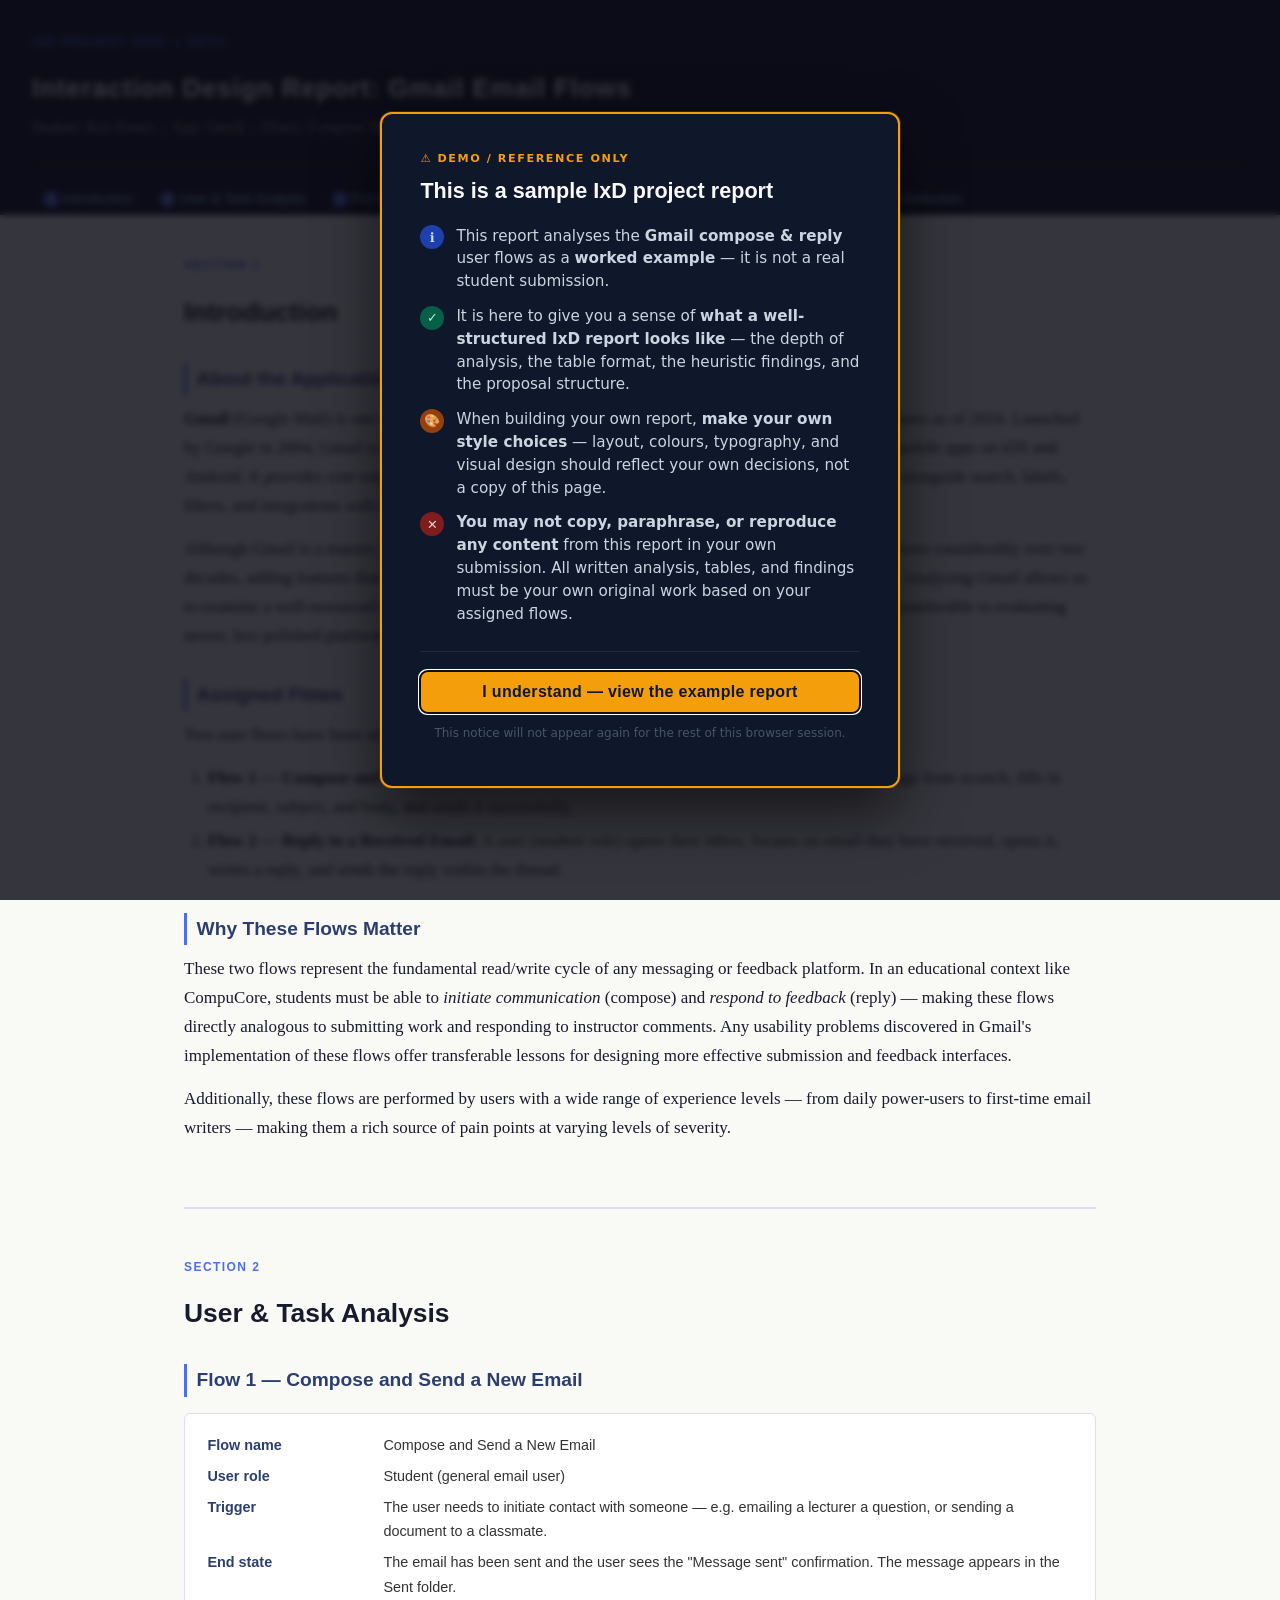
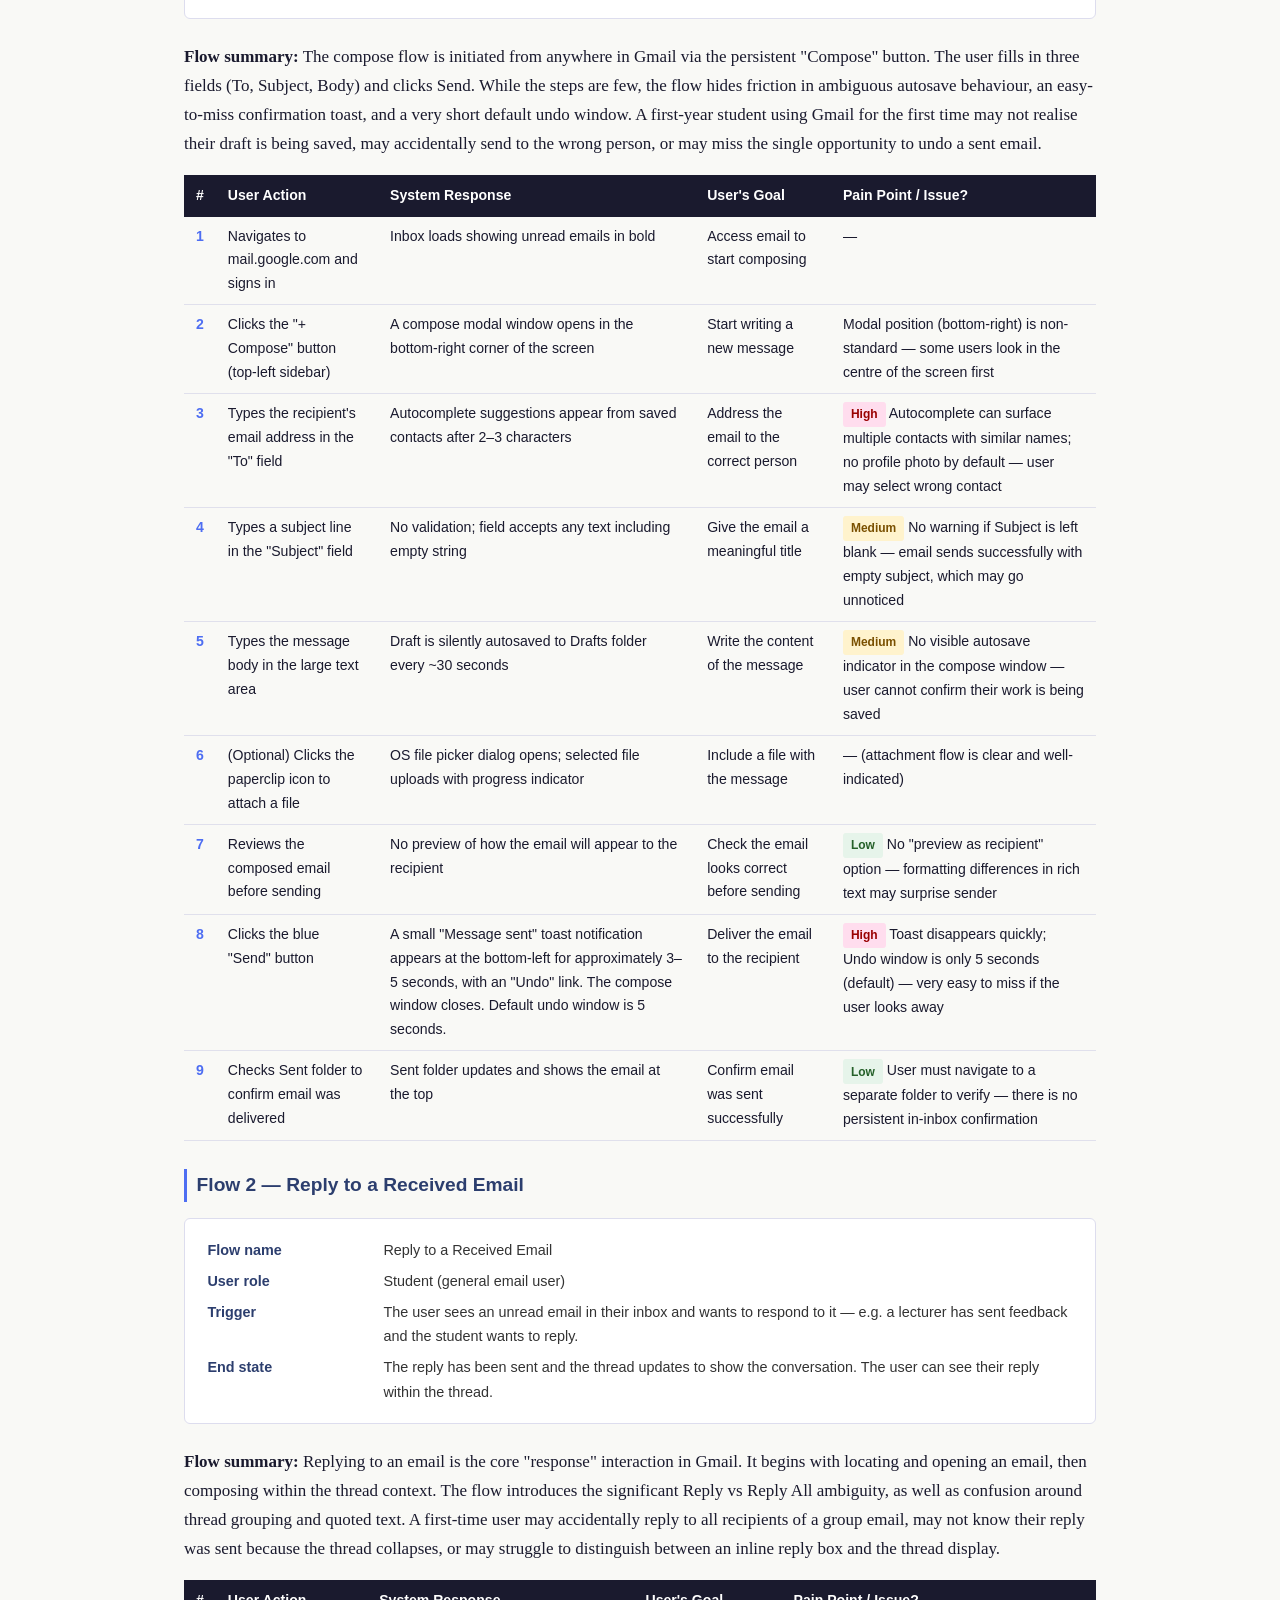
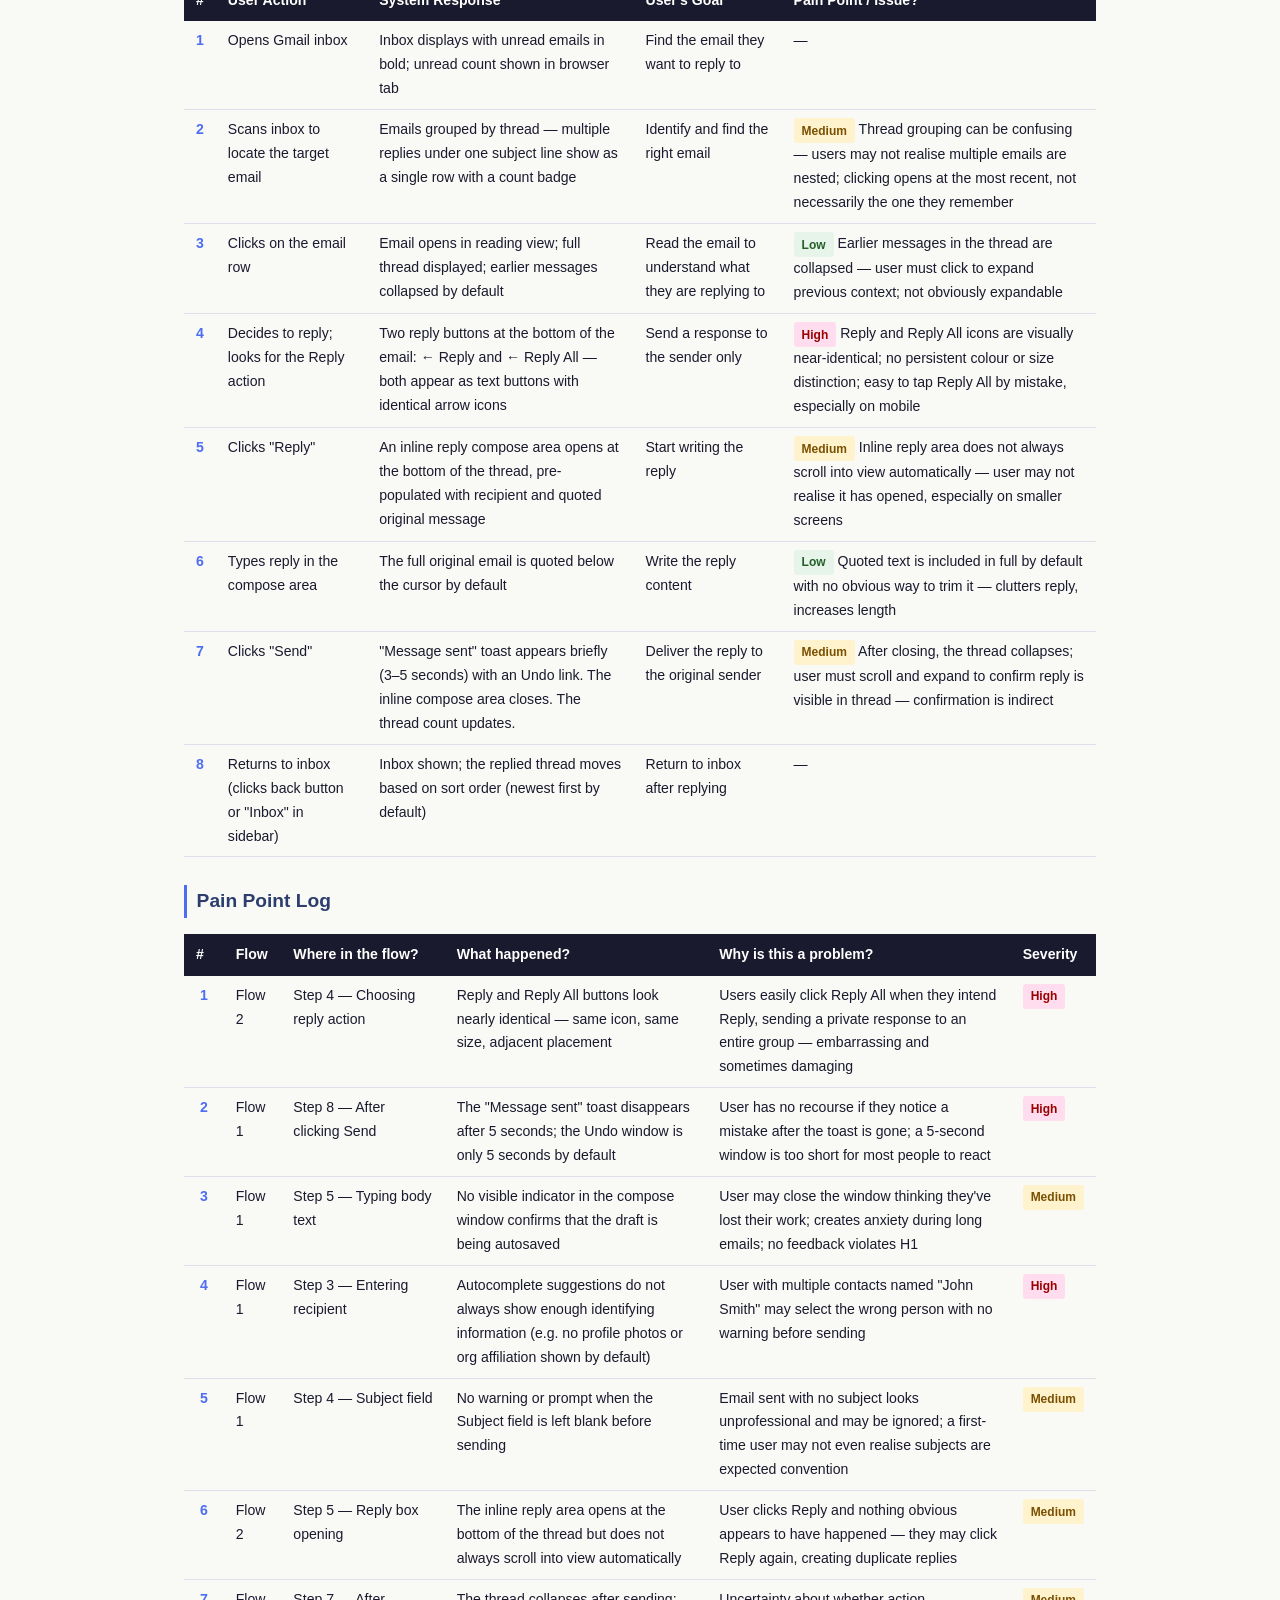
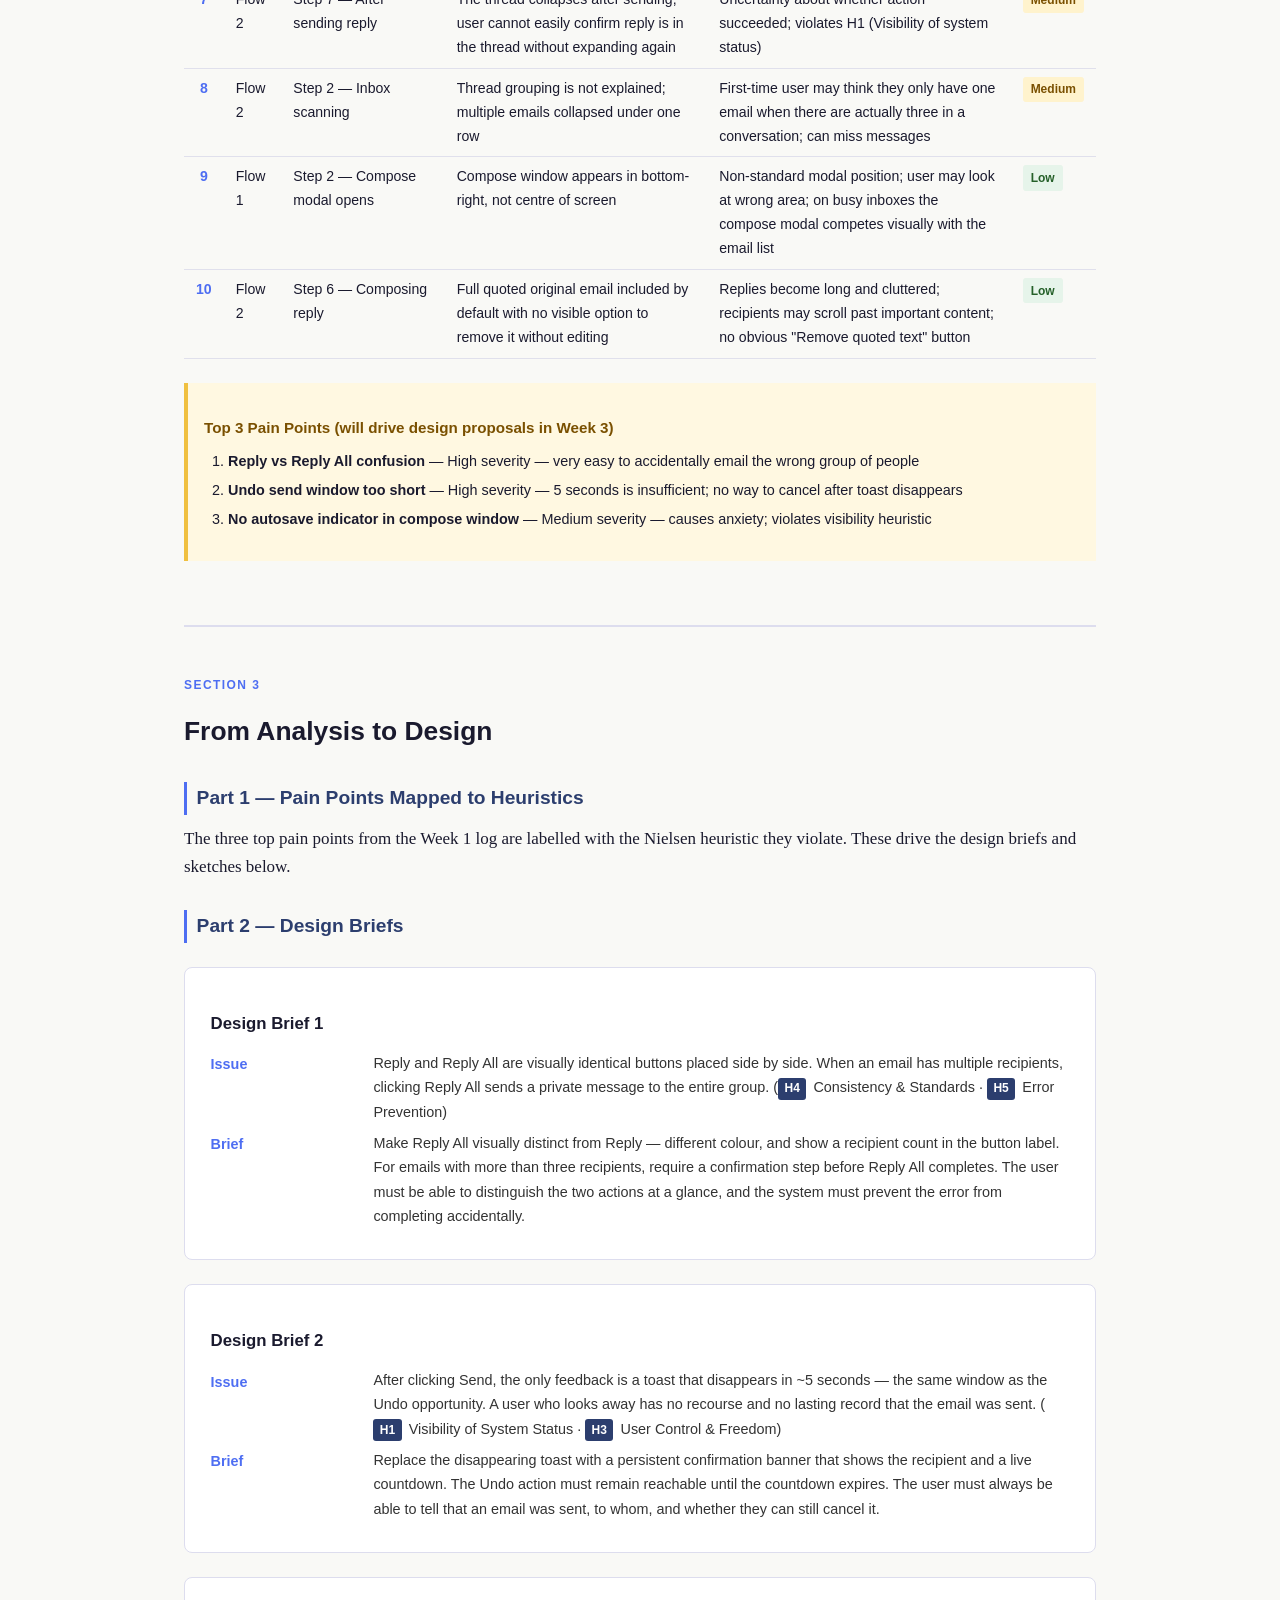
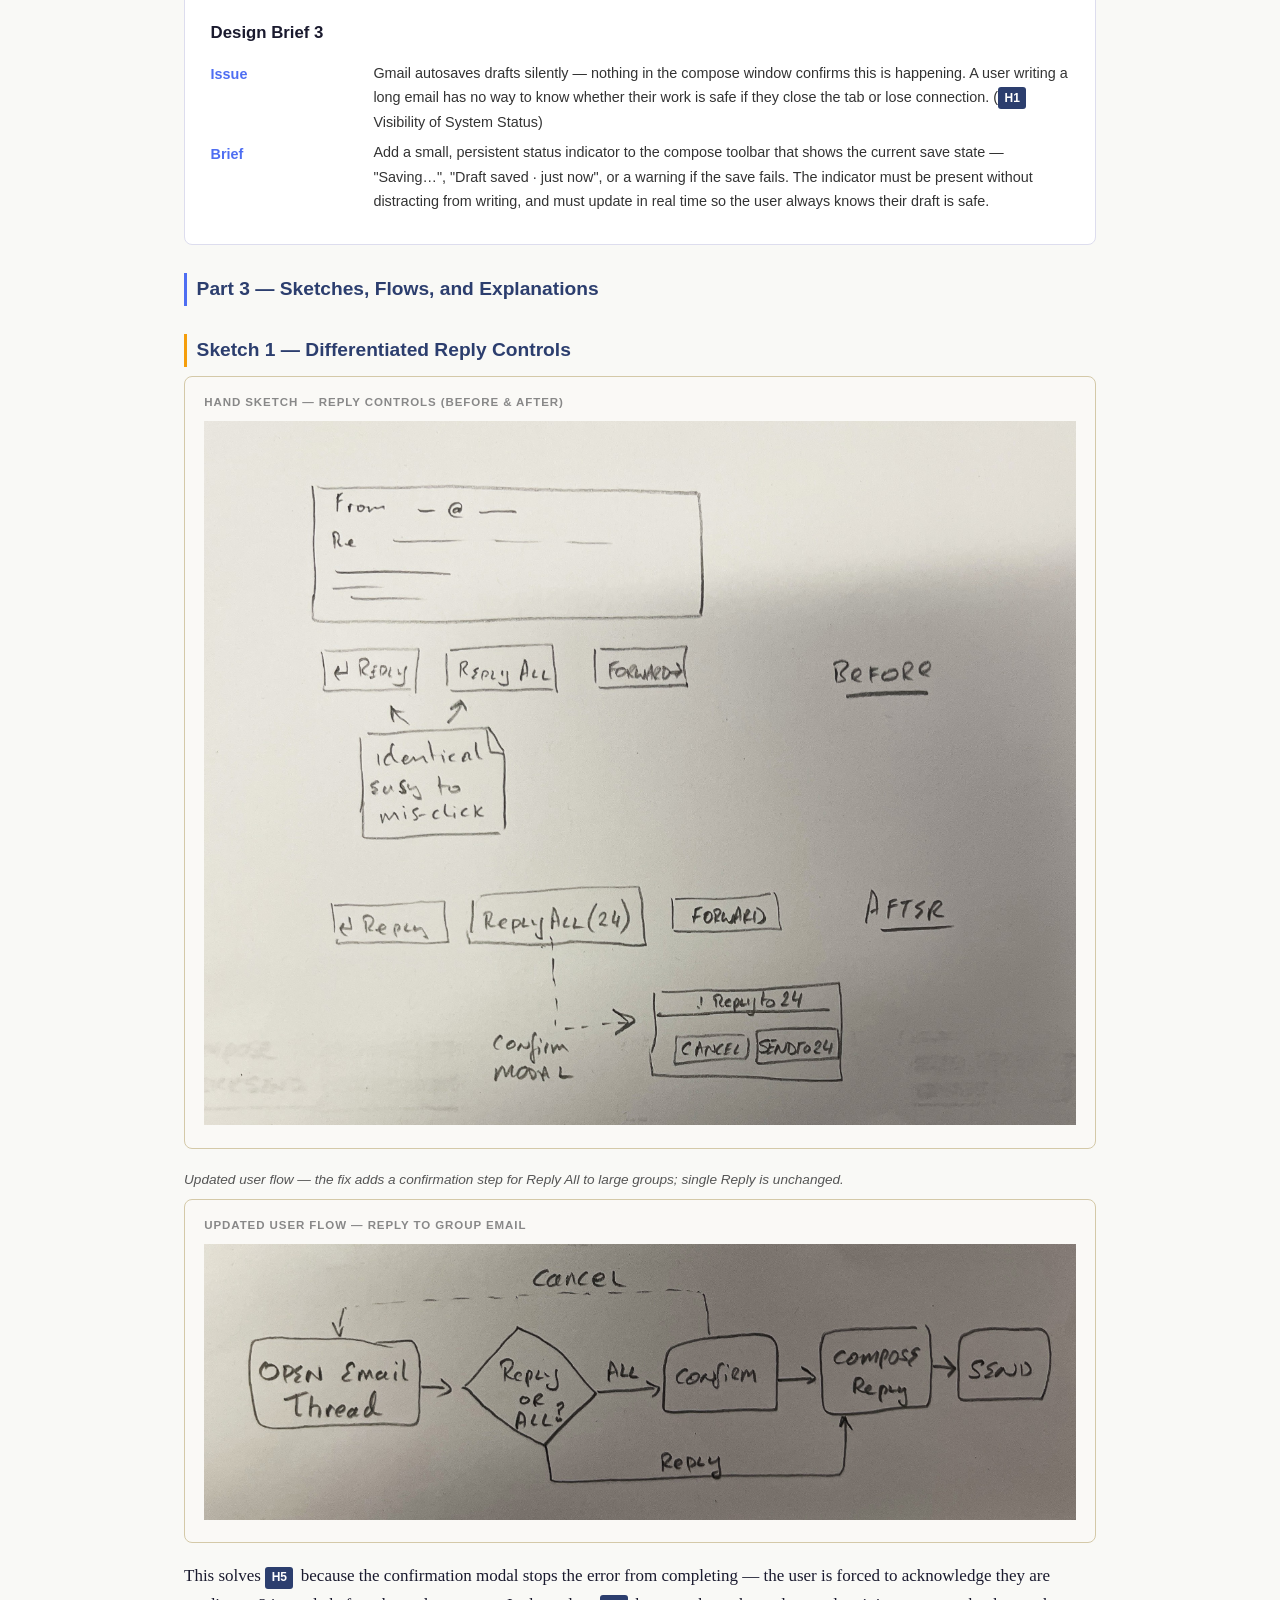
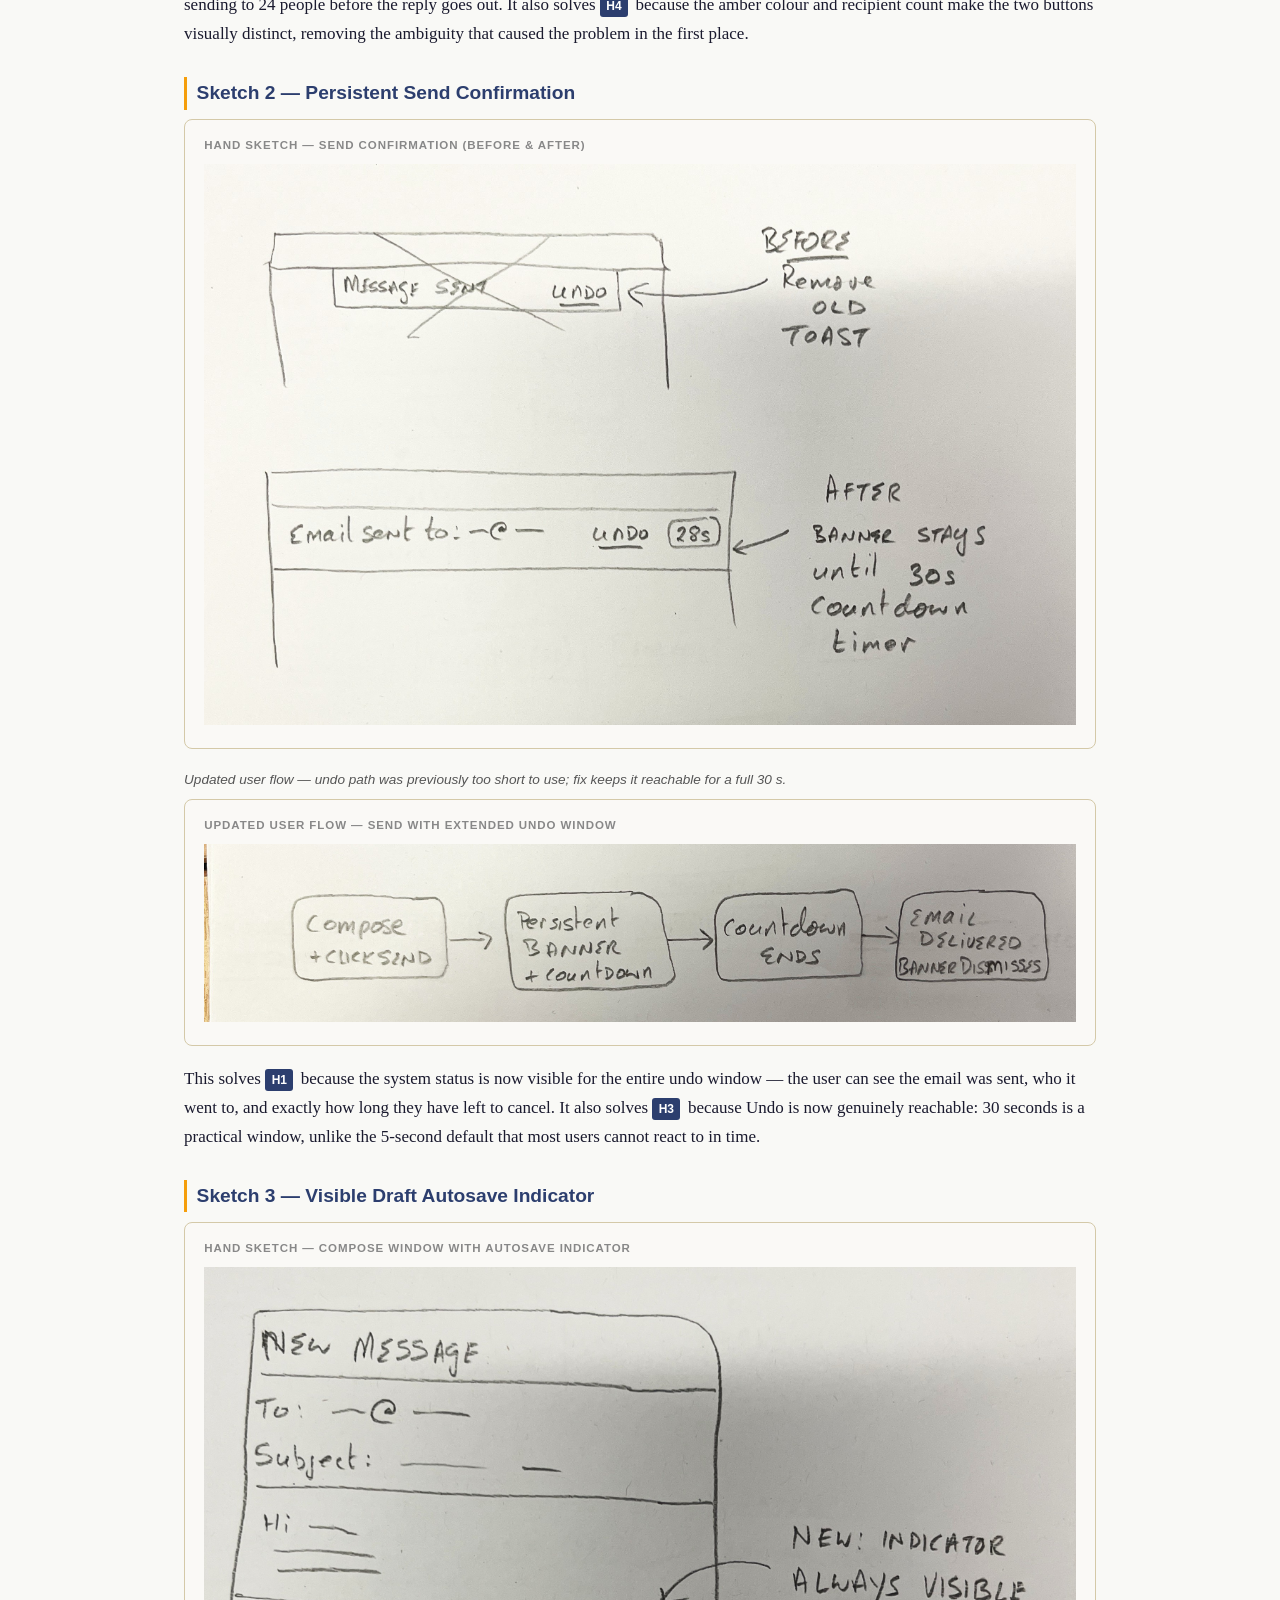
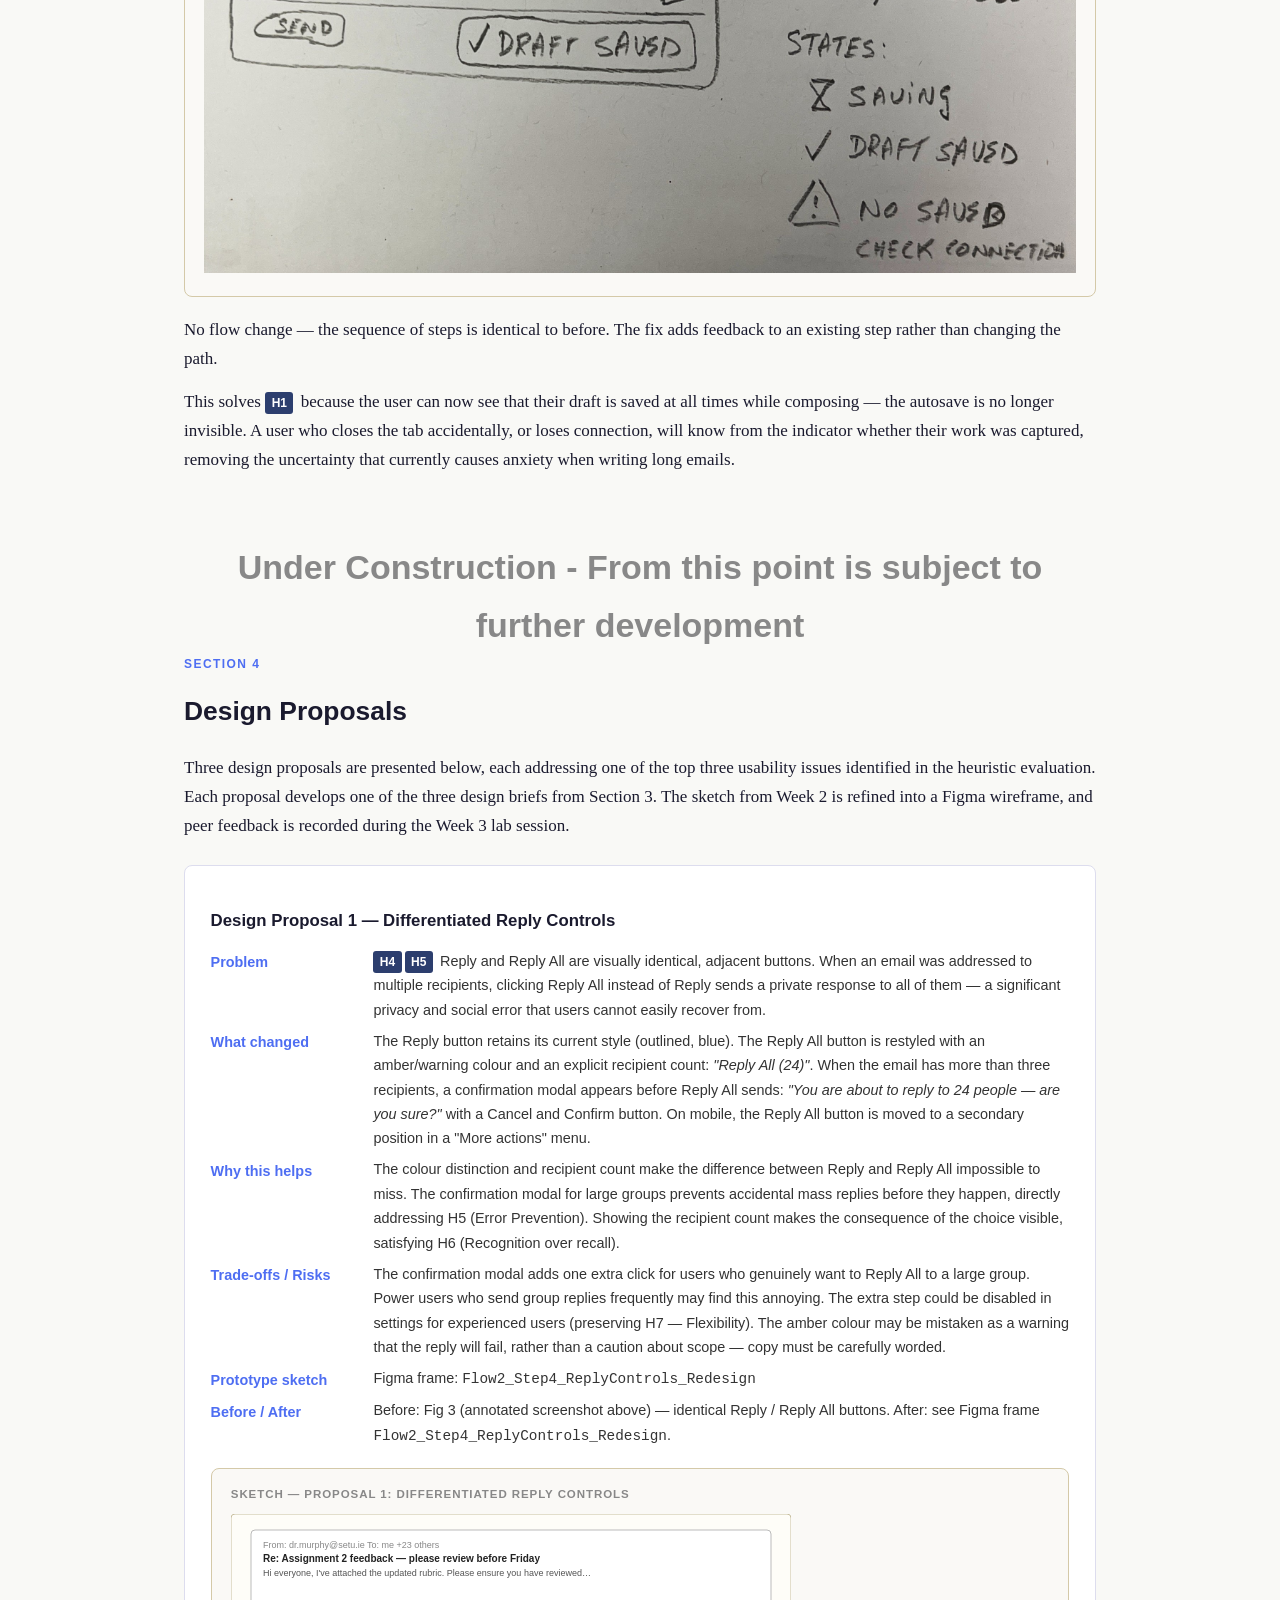
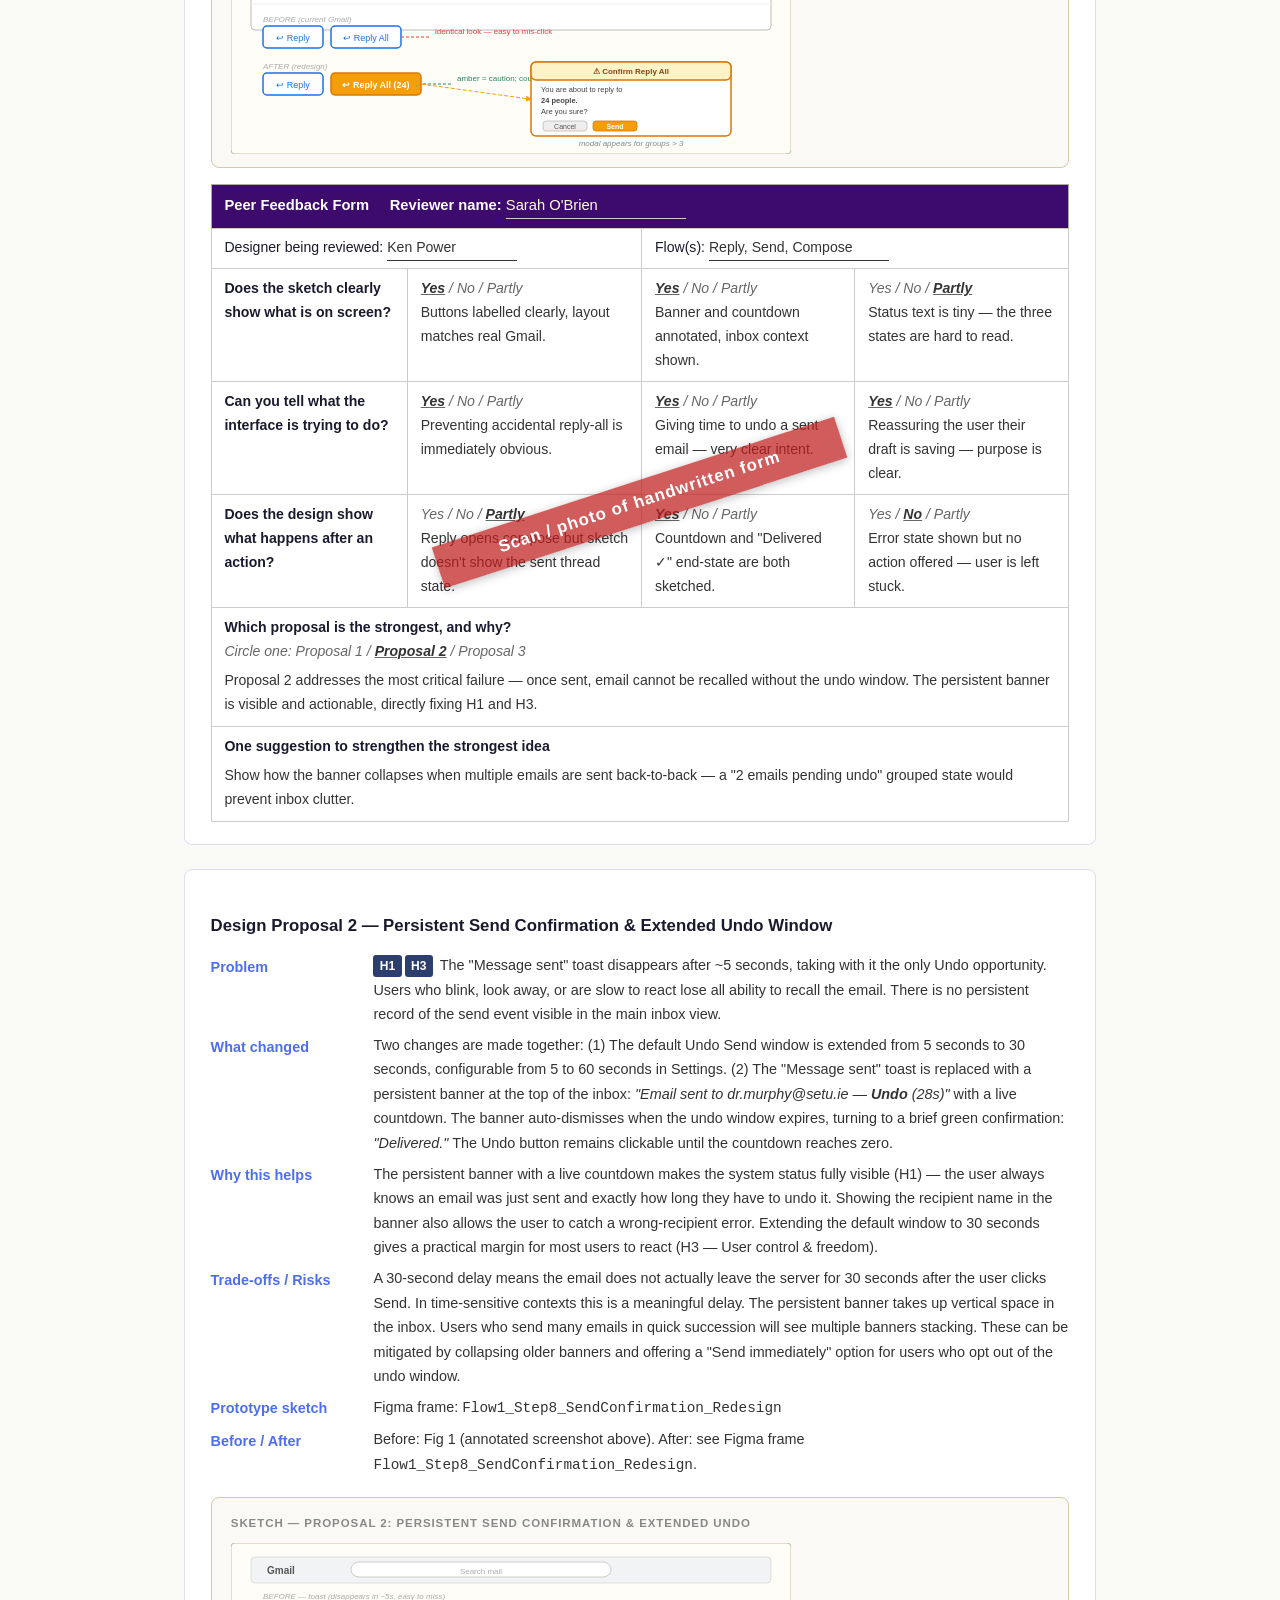
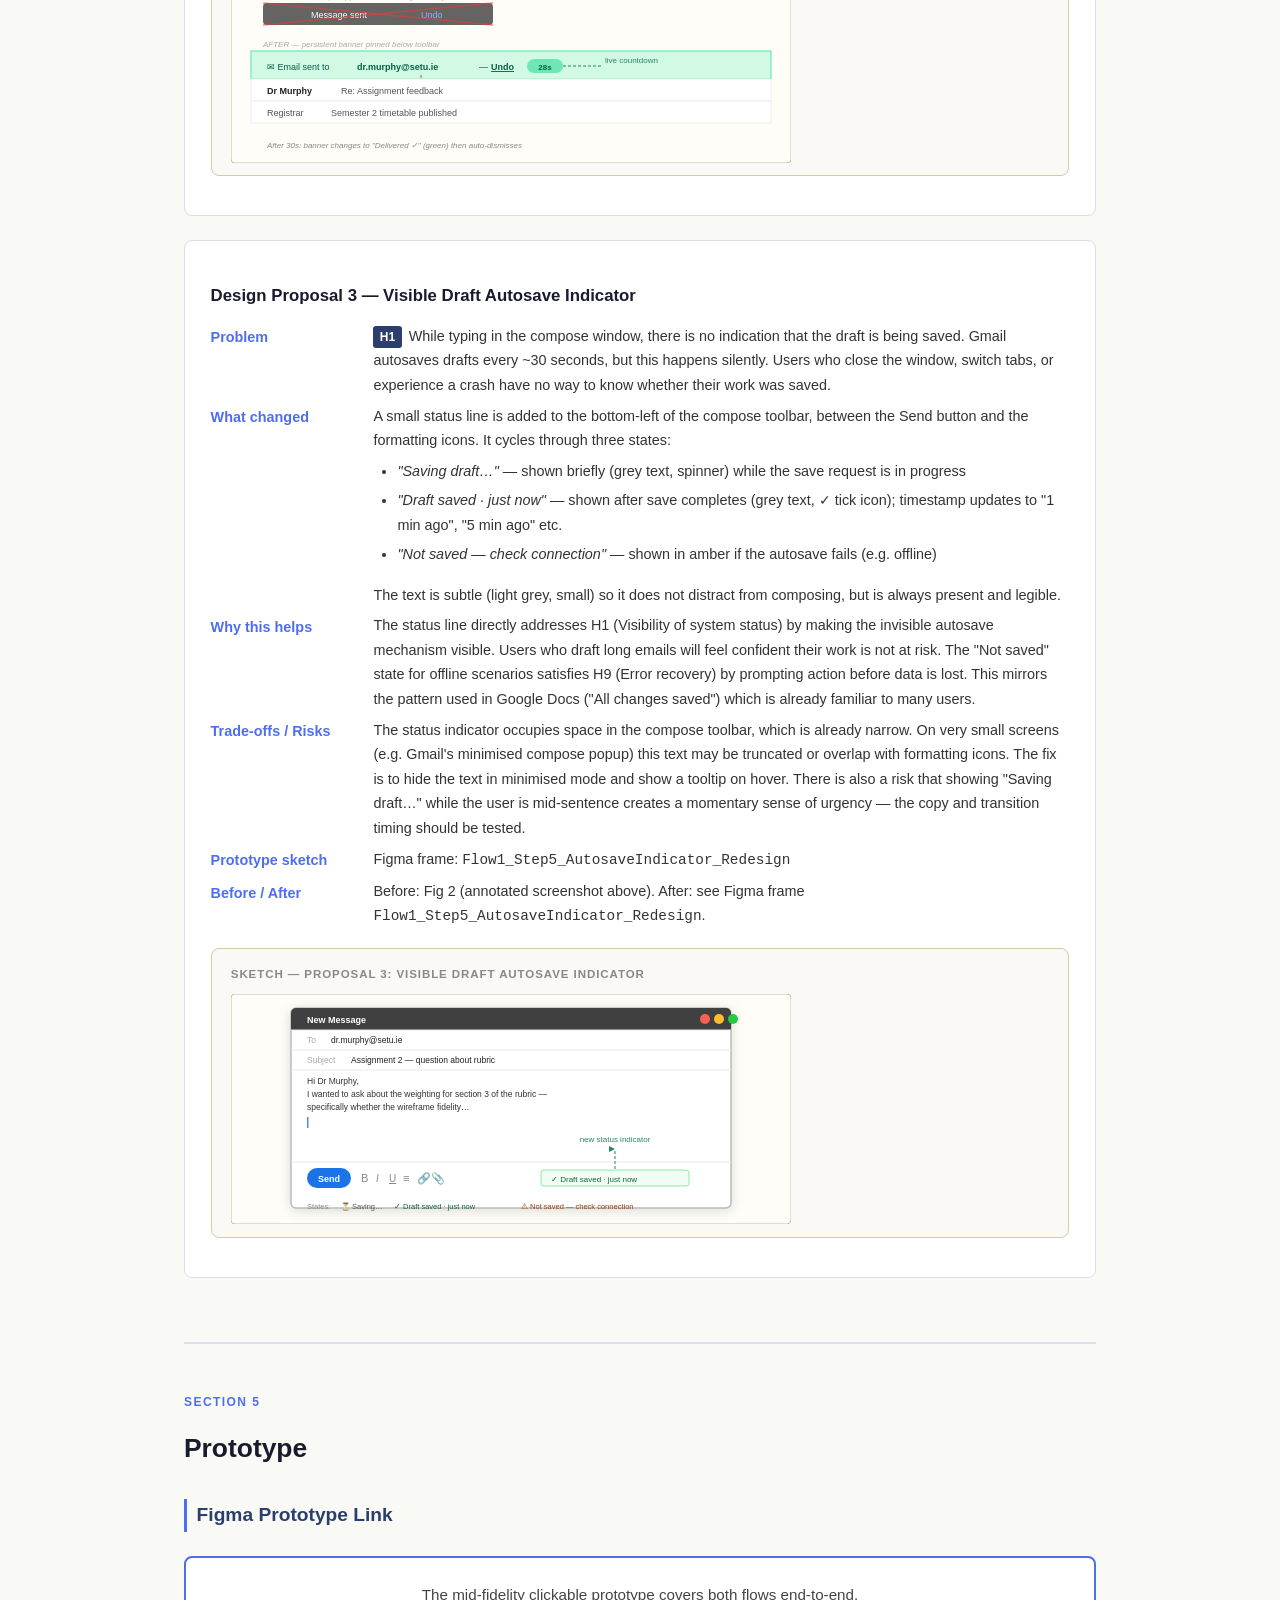
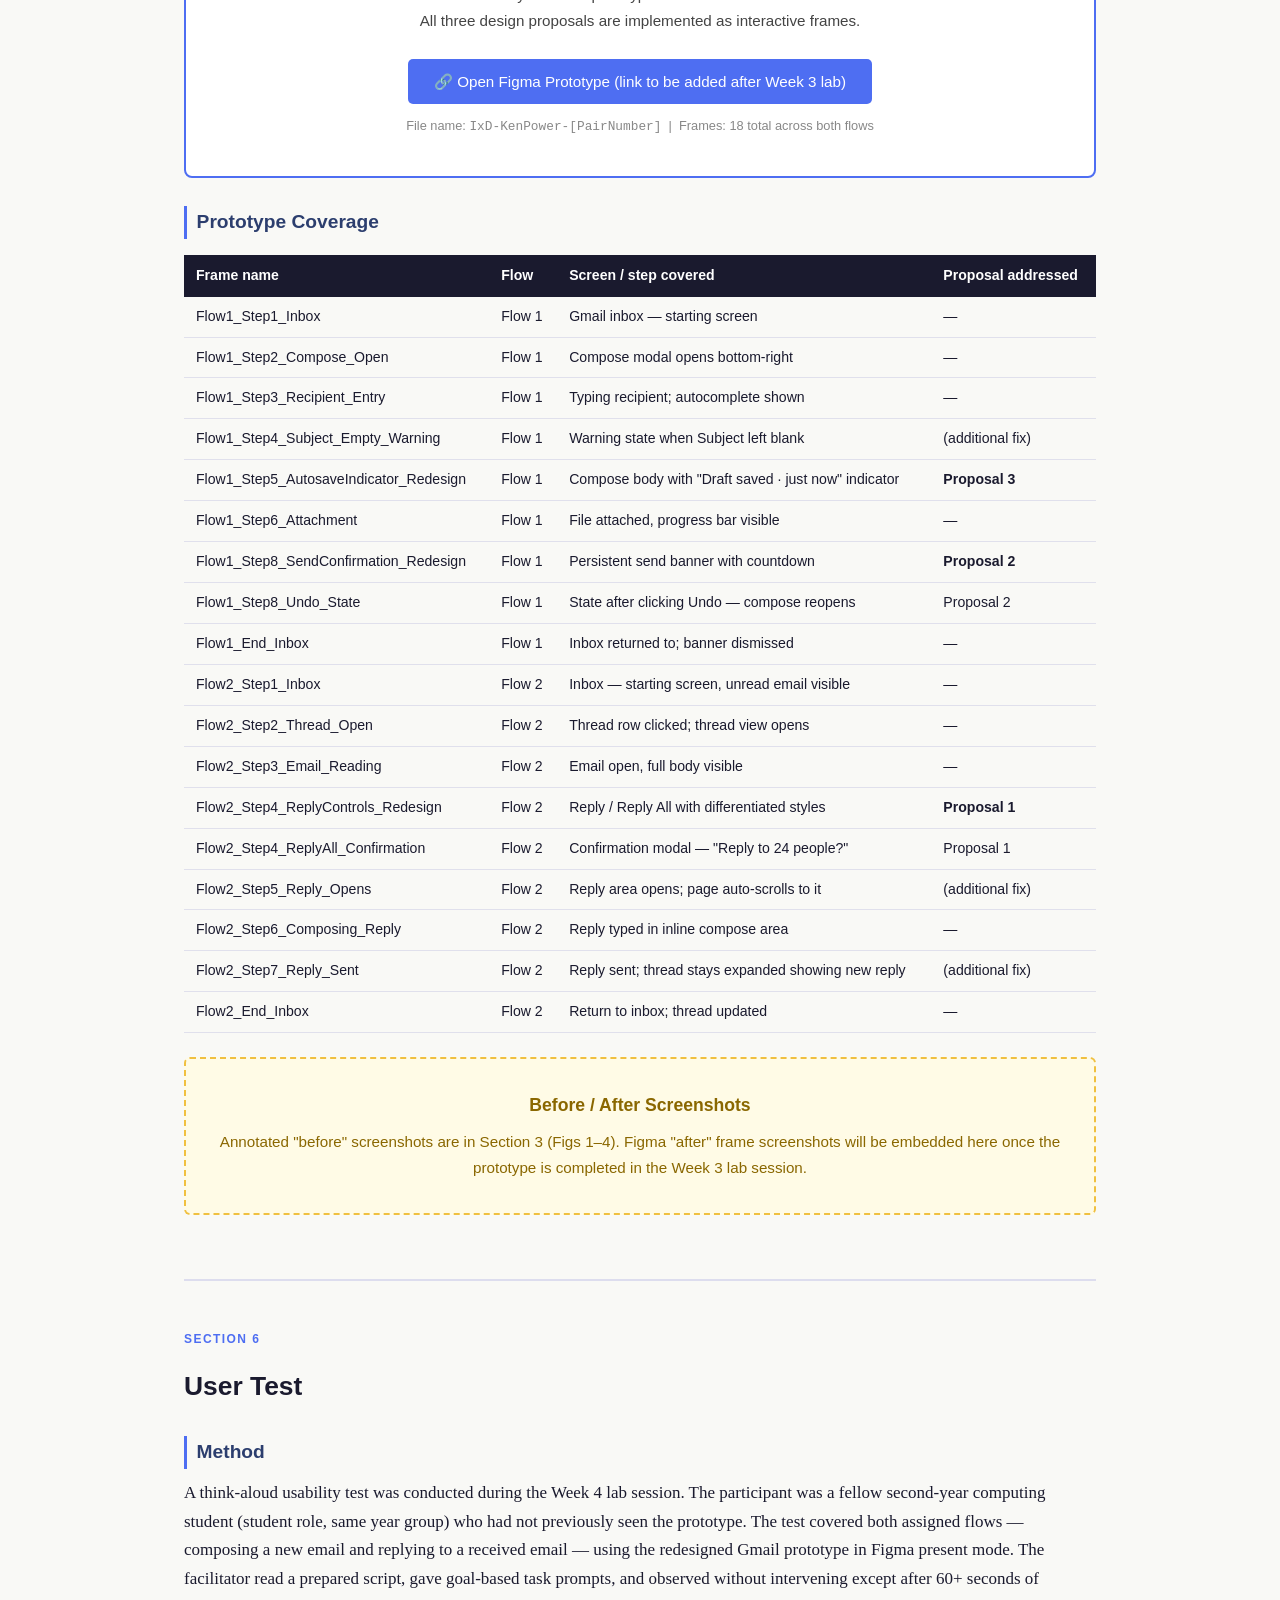
<file: index.html>
<!doctype html>
<html lang="en">
  <head>
    <link rel="stylesheet" href="./style.css">
    <meta charset="UTF-8" />
    <meta name="viewport" content="width=device-width, initial-scale=1.0" />
    <title>IxD Report — Gmail Email Flows — Ken Power</title>

  </head>
  <body>
    <header>
      <p class="_w">IxD Project 2026 — SETU</p>
      <h1>Interaction Design Report: Gmail Email Flows</h1>
      <p class="_bc">
        Student: Ken Power &nbsp;|&nbsp; App: Gmail &nbsp;|&nbsp; Flows: Compose
        New Email &amp; Reply to Email
      </p>
      <nav>
        <a href="#introduction"><span class="_be">1</span>Introduction</a>
        <a href="#task-analysis"
          ><span class="_be">2</span>User &amp; Task Analysis</a
        >
        <a href="#evaluation"
          ><span class="_be">3</span>From Analysis to Design</a
        >
        <a href="#proposals"><span class="_be">4</span>Design Proposals</a>
        <a href="#prototype"><span class="_be">5</span>Prototype</a>
        <a href="#user-test"><span class="_be">6</span>User Test</a>
        <a href="#reflection"><span class="_be">7</span>Reflection</a>
      </nav>
    </header>

    <main>
      <section id="introduction">
        <p class="_w">Section 1</p>
        <h2>Introduction</h2>


        <h3>About the Application</h3>
        <p>
          <strong>Gmail</strong> (Google Mail) is one of the world's most widely
          used email services, with over 1.8 billion active users as of 2024.
          Launched by Google in 2004, Gmail is a web-based email client
          accessible at <em>mail.google.com</em> and through native mobile apps
          on iOS and Android. It provides core email functions — composing,
          sending, receiving, and organising messages — alongside search,
          labels, filters, and integrations with the broader Google Workspace
          suite.
        </p>
        <p>
          Although Gmail is a mature, heavily tested product, it is not without
          usability friction. Its interface has grown considerably over two
          decades, adding features that sometimes obscure core tasks behind
          layers of options and modal windows. Analysing Gmail allows us to
          examine a well-resourced design and still identify meaningful
          interaction problems — a skill directly transferable to evaluating
          newer, less polished platforms like CompuCore.
        </p>

        <h3>Assigned Flows</h3>
        <p>Two user flows have been selected for this project:</p>
        <ol>
          <li>
            <strong>Flow 1 — Compose and Send a New Email:</strong> A user
            (student role) opens Gmail, creates a new message from scratch,
            fills in recipient, subject, and body, and sends it successfully.
          </li>
          <li>
            <strong>Flow 2 — Reply to a Received Email:</strong> A user (student
            role) opens their inbox, locates an email they have received, opens
            it, writes a reply, and sends the reply within the thread.
          </li>
        </ol>

        <h3>Why These Flows Matter</h3>
        <p>
          These two flows represent the fundamental read/write cycle of any
          messaging or feedback platform. In an educational context like
          CompuCore, students must be able to
          <em>initiate communication</em> (compose) and
          <em>respond to feedback</em> (reply) — making these flows directly
          analogous to submitting work and responding to instructor comments.
          Any usability problems discovered in Gmail's implementation of these
          flows offer transferable lessons for designing more effective
          submission and feedback interfaces.
        </p>
        <p>
          Additionally, these flows are performed by users with a wide range of
          experience levels — from daily power-users to first-time email writers
          — making them a rich source of pain points at varying levels of
          severity.
        </p>
      </section>

      <section id="task-analysis">
        <p class="_w">Section 2</p>
        <h2>User &amp; Task Analysis</h2>

        <h3>Flow 1 — Compose and Send a New Email</h3>

        <div class="_af">
          <dl>
            <dt>Flow name</dt>
            <dd>Compose and Send a New Email</dd>
            <dt>User role</dt>
            <dd>Student (general email user)</dd>
            <dt>Trigger</dt>
            <dd>
              The user needs to initiate contact with someone — e.g. emailing a
              lecturer a question, or sending a document to a classmate.
            </dd>
            <dt>End state</dt>
            <dd>
              The email has been sent and the user sees the "Message sent"
              confirmation. The message appears in the Sent folder.
            </dd>
          </dl>
        </div>

        <p>
          <strong>Flow summary:</strong> The compose flow is initiated from
          anywhere in Gmail via the persistent "Compose" button. The user fills
          in three fields (To, Subject, Body) and clicks Send. While the steps
          are few, the flow hides friction in ambiguous autosave behaviour, an
          easy-to-miss confirmation toast, and a very short default undo window.
          A first-year student using Gmail for the first time may not realise
          their draft is being saved, may accidentally send to the wrong person,
          or may miss the single opportunity to undo a sent email.
        </p>

        <div class="_ar">
          <table>
            <thead>
              <tr>
                <th>#</th>
                <th>User Action</th>
                <th>System Response</th>
                <th>User's Goal</th>
                <th>Pain Point / Issue?</th>
              </tr>
            </thead>
            <tbody>
              <tr>
                <td class="_ba">1</td>
                <td>Navigates to mail.google.com and signs in</td>
                <td>Inbox loads showing unread emails in bold</td>
                <td>Access email to start composing</td>
                <td>—</td>
              </tr>
              <tr>
                <td class="_ba">2</td>
                <td>Clicks the "+ Compose" button (top-left sidebar)</td>
                <td>
                  A compose modal window opens in the bottom-right corner of the
                  screen
                </td>
                <td>Start writing a new message</td>
                <td>
                  Modal position (bottom-right) is non-standard — some users
                  look in the centre of the screen first
                </td>
              </tr>
              <tr>
                <td class="_ba">3</td>
                <td>Types the recipient's email address in the "To" field</td>
                <td>
                  Autocomplete suggestions appear from saved contacts after 2–3
                  characters
                </td>
                <td>Address the email to the correct person</td>
                <td>
                  <span class="_bj _bl">High</span> Autocomplete can surface
                  multiple contacts with similar names; no profile photo by
                  default — user may select wrong contact
                </td>
              </tr>
              <tr>
                <td class="_ba">4</td>
                <td>Types a subject line in the "Subject" field</td>
                <td>
                  No validation; field accepts any text including empty string
                </td>
                <td>Give the email a meaningful title</td>
                <td>
                  <span class="_bj _bh">Medium</span> No warning if Subject is
                  left blank — email sends successfully with empty subject,
                  which may go unnoticed
                </td>
              </tr>
              <tr>
                <td class="_ba">5</td>
                <td>Types the message body in the large text area</td>
                <td>
                  Draft is silently autosaved to Drafts folder every ~30 seconds
                </td>
                <td>Write the content of the message</td>
                <td>
                  <span class="_bj _bh">Medium</span> No visible autosave
                  indicator in the compose window — user cannot confirm their
                  work is being saved
                </td>
              </tr>
              <tr>
                <td class="_ba">6</td>
                <td>(Optional) Clicks the paperclip icon to attach a file</td>
                <td>
                  OS file picker dialog opens; selected file uploads with
                  progress indicator
                </td>
                <td>Include a file with the message</td>
                <td>— (attachment flow is clear and well-indicated)</td>
              </tr>
              <tr>
                <td class="_ba">7</td>
                <td>Reviews the composed email before sending</td>
                <td>
                  No preview of how the email will appear to the recipient
                </td>
                <td>Check the email looks correct before sending</td>
                <td>
                  <span class="_bj _bn">Low</span> No "preview as recipient"
                  option — formatting differences in rich text may surprise
                  sender
                </td>
              </tr>
              <tr>
                <td class="_ba">8</td>
                <td>Clicks the blue "Send" button</td>
                <td>
                  A small "Message sent" toast notification appears at the
                  bottom-left for approximately 3–5 seconds, with an "Undo"
                  link. The compose window closes. Default undo window is 5
                  seconds.
                </td>
                <td>Deliver the email to the recipient</td>
                <td>
                  <span class="_bj _bl">High</span> Toast disappears quickly;
                  Undo window is only 5 seconds (default) — very easy to miss if
                  the user looks away
                </td>
              </tr>
              <tr>
                <td class="_ba">9</td>
                <td>Checks Sent folder to confirm email was delivered</td>
                <td>Sent folder updates and shows the email at the top</td>
                <td>Confirm email was sent successfully</td>
                <td>
                  <span class="_bj _bn">Low</span> User must navigate to a
                  separate folder to verify — there is no persistent in-inbox
                  confirmation
                </td>
              </tr>
            </tbody>
          </table>
        </div>

        <h3>Flow 2 — Reply to a Received Email</h3>

        <div class="_af">
          <dl>
            <dt>Flow name</dt>
            <dd>Reply to a Received Email</dd>
            <dt>User role</dt>
            <dd>Student (general email user)</dd>
            <dt>Trigger</dt>
            <dd>
              The user sees an unread email in their inbox and wants to respond
              to it — e.g. a lecturer has sent feedback and the student wants to
              reply.
            </dd>
            <dt>End state</dt>
            <dd>
              The reply has been sent and the thread updates to show the
              conversation. The user can see their reply within the thread.
            </dd>
          </dl>
        </div>

        <p>
          <strong>Flow summary:</strong> Replying to an email is the core
          "response" interaction in Gmail. It begins with locating and opening
          an email, then composing within the thread context. The flow
          introduces the significant Reply vs Reply All ambiguity, as well as
          confusion around thread grouping and quoted text. A first-time user
          may accidentally reply to all recipients of a group email, may not
          know their reply was sent because the thread collapses, or may
          struggle to distinguish between an inline reply box and the thread
          display.
        </p>

        <div class="_ar">
          <table>
            <thead>
              <tr>
                <th>#</th>
                <th>User Action</th>
                <th>System Response</th>
                <th>User's Goal</th>
                <th>Pain Point / Issue?</th>
              </tr>
            </thead>
            <tbody>
              <tr>
                <td class="_ba">1</td>
                <td>Opens Gmail inbox</td>
                <td>
                  Inbox displays with unread emails in bold; unread count shown
                  in browser tab
                </td>
                <td>Find the email they want to reply to</td>
                <td>—</td>
              </tr>
              <tr>
                <td class="_ba">2</td>
                <td>Scans inbox to locate the target email</td>
                <td>
                  Emails grouped by thread — multiple replies under one subject
                  line show as a single row with a count badge
                </td>
                <td>Identify and find the right email</td>
                <td>
                  <span class="_bj _bh">Medium</span> Thread grouping can be
                  confusing — users may not realise multiple emails are nested;
                  clicking opens at the most recent, not necessarily the one
                  they remember
                </td>
              </tr>
              <tr>
                <td class="_ba">3</td>
                <td>Clicks on the email row</td>
                <td>
                  Email opens in reading view; full thread displayed; earlier
                  messages collapsed by default
                </td>
                <td>Read the email to understand what they are replying to</td>
                <td>
                  <span class="_bj _bn">Low</span> Earlier messages in the
                  thread are collapsed — user must click to expand previous
                  context; not obviously expandable
                </td>
              </tr>
              <tr>
                <td class="_ba">4</td>
                <td>Decides to reply; looks for the Reply action</td>
                <td>
                  Two reply buttons at the bottom of the email: ← Reply and ←
                  Reply All — both appear as text buttons with identical arrow
                  icons
                </td>
                <td>Send a response to the sender only</td>
                <td>
                  <span class="_bj _bl">High</span> Reply and Reply All icons
                  are visually near-identical; no persistent colour or size
                  distinction; easy to tap Reply All by mistake, especially on
                  mobile
                </td>
              </tr>
              <tr>
                <td class="_ba">5</td>
                <td>Clicks "Reply"</td>
                <td>
                  An inline reply compose area opens at the bottom of the
                  thread, pre-populated with recipient and quoted original
                  message
                </td>
                <td>Start writing the reply</td>
                <td>
                  <span class="_bj _bh">Medium</span> Inline reply area does not
                  always scroll into view automatically — user may not realise
                  it has opened, especially on smaller screens
                </td>
              </tr>
              <tr>
                <td class="_ba">6</td>
                <td>Types reply in the compose area</td>
                <td>
                  The full original email is quoted below the cursor by default
                </td>
                <td>Write the reply content</td>
                <td>
                  <span class="_bj _bn">Low</span> Quoted text is included in
                  full by default with no obvious way to trim it — clutters
                  reply, increases length
                </td>
              </tr>
              <tr>
                <td class="_ba">7</td>
                <td>Clicks "Send"</td>
                <td>
                  "Message sent" toast appears briefly (3–5 seconds) with an
                  Undo link. The inline compose area closes. The thread count
                  updates.
                </td>
                <td>Deliver the reply to the original sender</td>
                <td>
                  <span class="_bj _bh">Medium</span> After closing, the thread
                  collapses; user must scroll and expand to confirm reply is
                  visible in thread — confirmation is indirect
                </td>
              </tr>
              <tr>
                <td class="_ba">8</td>
                <td>
                  Returns to inbox (clicks back button or "Inbox" in sidebar)
                </td>
                <td>
                  Inbox shown; the replied thread moves based on sort order
                  (newest first by default)
                </td>
                <td>Return to inbox after replying</td>
                <td>—</td>
              </tr>
            </tbody>
          </table>
        </div>

        <h3>Pain Point Log</h3>

        <div class="_ar">
          <table>
            <thead>
              <tr>
                <th>#</th>
                <th>Flow</th>
                <th>Where in the flow?</th>
                <th>What happened?</th>
                <th>Why is this a problem?</th>
                <th>Severity</th>
              </tr>
            </thead>
            <tbody>
              <tr>
                <td class="_ba">1</td>
                <td>Flow 2</td>
                <td>Step 4 — Choosing reply action</td>
                <td>
                  Reply and Reply All buttons look nearly identical — same icon,
                  same size, adjacent placement
                </td>
                <td>
                  Users easily click Reply All when they intend Reply, sending a
                  private response to an entire group — embarrassing and
                  sometimes damaging
                </td>
                <td><span class="_bj _bl">High</span></td>
              </tr>
              <tr>
                <td class="_ba">2</td>
                <td>Flow 1</td>
                <td>Step 8 — After clicking Send</td>
                <td>
                  The "Message sent" toast disappears after 5 seconds; the Undo
                  window is only 5 seconds by default
                </td>
                <td>
                  User has no recourse if they notice a mistake after the toast
                  is gone; a 5-second window is too short for most people to
                  react
                </td>
                <td><span class="_bj _bl">High</span></td>
              </tr>
              <tr>
                <td class="_ba">3</td>
                <td>Flow 1</td>
                <td>Step 5 — Typing body text</td>
                <td>
                  No visible indicator in the compose window confirms that the
                  draft is being autosaved
                </td>
                <td>
                  User may close the window thinking they've lost their work;
                  creates anxiety during long emails; no feedback violates H1
                </td>
                <td><span class="_bj _bh">Medium</span></td>
              </tr>
              <tr>
                <td class="_ba">4</td>
                <td>Flow 1</td>
                <td>Step 3 — Entering recipient</td>
                <td>
                  Autocomplete suggestions do not always show enough identifying
                  information (e.g. no profile photos or org affiliation shown
                  by default)
                </td>
                <td>
                  User with multiple contacts named "John Smith" may select the
                  wrong person with no warning before sending
                </td>
                <td><span class="_bj _bl">High</span></td>
              </tr>
              <tr>
                <td class="_ba">5</td>
                <td>Flow 1</td>
                <td>Step 4 — Subject field</td>
                <td>
                  No warning or prompt when the Subject field is left blank
                  before sending
                </td>
                <td>
                  Email sent with no subject looks unprofessional and may be
                  ignored; a first-time user may not even realise subjects are
                  expected convention
                </td>
                <td><span class="_bj _bh">Medium</span></td>
              </tr>
              <tr>
                <td class="_ba">6</td>
                <td>Flow 2</td>
                <td>Step 5 — Reply box opening</td>
                <td>
                  The inline reply area opens at the bottom of the thread but
                  does not always scroll into view automatically
                </td>
                <td>
                  User clicks Reply and nothing obvious appears to have happened
                  — they may click Reply again, creating duplicate replies
                </td>
                <td><span class="_bj _bh">Medium</span></td>
              </tr>
              <tr>
                <td class="_ba">7</td>
                <td>Flow 2</td>
                <td>Step 7 — After sending reply</td>
                <td>
                  The thread collapses after sending; user cannot easily confirm
                  reply is in the thread without expanding again
                </td>
                <td>
                  Uncertainty about whether action succeeded; violates H1
                  (Visibility of system status)
                </td>
                <td><span class="_bj _bh">Medium</span></td>
              </tr>
              <tr>
                <td class="_ba">8</td>
                <td>Flow 2</td>
                <td>Step 2 — Inbox scanning</td>
                <td>
                  Thread grouping is not explained; multiple emails collapsed
                  under one row
                </td>
                <td>
                  First-time user may think they only have one email when there
                  are actually three in a conversation; can miss messages
                </td>
                <td><span class="_bj _bh">Medium</span></td>
              </tr>
              <tr>
                <td class="_ba">9</td>
                <td>Flow 1</td>
                <td>Step 2 — Compose modal opens</td>
                <td>
                  Compose window appears in bottom-right, not centre of screen
                </td>
                <td>
                  Non-standard modal position; user may look at wrong area; on
                  busy inboxes the compose modal competes visually with the
                  email list
                </td>
                <td><span class="_bj _bn">Low</span></td>
              </tr>
              <tr>
                <td class="_ba">10</td>
                <td>Flow 2</td>
                <td>Step 6 — Composing reply</td>
                <td>
                  Full quoted original email included by default with no visible
                  option to remove it without editing
                </td>
                <td>
                  Replies become long and cluttered; recipients may scroll past
                  important content; no obvious "Remove quoted text" button
                </td>
                <td><span class="_bj _bn">Low</span></td>
              </tr>
            </tbody>
          </table>
        </div>

        <div class="_bm">
          <h4>Top 3 Pain Points (will drive design proposals in Week 3)</h4>
          <ol>
            <li>
              <strong>Reply vs Reply All confusion</strong> — High severity —
              very easy to accidentally email the wrong group of people
            </li>
            <li>
              <strong>Undo send window too short</strong> — High severity — 5
              seconds is insufficient; no way to cancel after toast disappears
            </li>
            <li>
              <strong>No autosave indicator in compose window</strong> — Medium
              severity — causes anxiety; violates visibility heuristic
            </li>
          </ol>
        </div>
      </section>

      <section id="evaluation">
        <p class="_w">Section 3</p>
        <h2>From Analysis to Design</h2>

        <!-- ═══════════════════════════════ PART 1 ═══════════════════════════════ -->
        <h3>Part 1 — Pain Points Mapped to Heuristics</h3>

        <p>
          The three top pain points from the Week 1 log are labelled with the Nielsen
          heuristic they violate. These drive the
          design briefs and sketches below.
        </p>



        </p>

        <!-- ═══════════════════════════════ PART 2 ═══════════════════════════════ -->
        <h3>Part 2 — Design Briefs</h3>

        <div class="_n">
          <h4>Design Brief 1</h4>
          <dl class="_ag">
            <dt>Issue</dt>
            <dd>
              Reply and Reply All are visually identical buttons placed side by
              side. When an email has multiple recipients, clicking Reply All
              sends a private message to the entire group. (<span class="_bk"
                >H4</span
              >
              Consistency &amp; Standards · <span class="_bk">H5</span> Error
              Prevention)
            </dd>
            <dt>Brief</dt>
            <dd>
              Make Reply All visually distinct from Reply — different colour,
              and show a recipient count in the button label. For emails with
              more than three recipients, require a confirmation step before
              Reply All completes. The user must be able to distinguish the two
              actions at a glance, and the system must prevent the error from
              completing accidentally.
            </dd>
          </dl>
        </div>

        <div class="_n">
          <h4>Design Brief 2</h4>
          <dl class="_ag">
            <dt>Issue</dt>
            <dd>
              After clicking Send, the only feedback is a toast that disappears
              in ~5 seconds — the same window as the Undo opportunity. A user
              who looks away has no recourse and no lasting record that the
              email was sent. (<span class="_bk">H1</span> Visibility of System
              Status · <span class="_bk">H3</span> User Control &amp; Freedom)
            </dd>
            <dt>Brief</dt>
            <dd>
              Replace the disappearing toast with a persistent confirmation
              banner that shows the recipient and a live countdown. The Undo
              action must remain reachable until the countdown expires. The user
              must always be able to tell that an email was sent, to whom, and
              whether they can still cancel it.
            </dd>
          </dl>
        </div>

        <div class="_n">
          <h4>Design Brief 3</h4>
          <dl class="_ag">
            <dt>Issue</dt>
            <dd>
              Gmail autosaves drafts silently — nothing in the compose window
              confirms this is happening. A user writing a long email has no way
              to know whether their work is safe if they close the tab or lose
              connection. (<span class="_bk">H1</span> Visibility of System
              Status)
            </dd>
            <dt>Brief</dt>
            <dd>
              Add a small, persistent status indicator to the compose toolbar
              that shows the current save state — "Saving…", "Draft saved · just
              now", or a warning if the save fails. The indicator must be
              present without distracting from writing, and must update in real
              time so the user always knows their draft is safe.
            </dd>
          </dl>
        </div>

        <!-- ═══════════════════════════════ PART 3 ═══════════════════════════════ -->
        <h3>Part 3 — Sketches, Flows, and Explanations</h3>

        <!-- ─── SKETCH 1 ─── -->
        <h3 style="border-left-color: #f59e0b">
          Sketch 1 — Differentiated Reply Controls
        </h3>

        <div
          style="
            margin: 0 0 1.2rem;
            background: #faf9f6;
            border: 1.5px solid #d4c9a8;
            border-radius: 8px;
            padding: 1rem 1.2rem 0.8rem;
            font-family: &quot;Segoe UI&quot;, Arial, sans-serif;
          "
        >
          <p
            style="
              margin: 0 0 0.5rem;
              font-size: 0.72rem;
              color: #888;
              text-transform: uppercase;
              letter-spacing: 0.08em;
              font-weight: 600;
            "
          >
            Hand sketch — Reply controls (before &amp; after)
          </p>
          <img src="./WF_Confirm.JPG" width="100%">
        </div>

        <p
          style="
            margin-bottom: 0.5rem;
            font-family: &quot;Segoe UI&quot;, Arial, sans-serif;
            font-size: 0.85rem;
            color: #555;
          "
        >
          <em
            >Updated user flow — the fix adds a confirmation step for Reply All
            to large groups; single Reply is unchanged.</em
          >
        </p>

        <div
          style="
            margin: 0 0 1.2rem;
            background: #faf9f6;
            border: 1.5px solid #d4c9a8;
            border-radius: 8px;
            padding: 1rem 1.2rem 0.8rem;
            font-family: &quot;Segoe UI&quot;, Arial, sans-serif;
          "
        >
          <p
            style="
              margin: 0 0 0.5rem;
              font-size: 0.72rem;
              color: #888;
              text-transform: uppercase;
              letter-spacing: 0.08em;
              font-weight: 600;
            "
          >
            Updated user flow — Reply to group email
          </p>
            <img src="./UF_Confirm.JPG" width="100%">
        </div>

        <p>
          This solves <span class="_bk">H5</span> because the confirmation modal
          stops the error from completing — the user is forced to acknowledge
          they are sending to 24 people before the reply goes out. It also
          solves <span class="_bk">H4</span> because the amber colour and
          recipient count make the two buttons visually distinct, removing the
          ambiguity that caused the problem in the first place.
        </p>

        <!-- ─── SKETCH 2 ─── -->
        <h3 style="border-left-color: #f59e0b">
          Sketch 2 — Persistent Send Confirmation
        </h3>

        <div
          style="
            margin: 0 0 1.2rem;
            background: #faf9f6;
            border: 1.5px solid #d4c9a8;
            border-radius: 8px;
            padding: 1rem 1.2rem 0.8rem;
            font-family: &quot;Segoe UI&quot;, Arial, sans-serif;
          "
        >
          <p
            style="
              margin: 0 0 0.5rem;
              font-size: 0.72rem;
              color: #888;
              text-transform: uppercase;
              letter-spacing: 0.08em;
              font-weight: 600;
            "
          >
            Hand sketch — send confirmation (before &amp; after)
          </p>
            <img src="./WF_Banner.JPG" width="100%">
        </div>

        <p
          style="
            margin-bottom: 0.5rem;
            font-family: &quot;Segoe UI&quot;, Arial, sans-serif;
            font-size: 0.85rem;
            color: #555;
          "
        >
          <em
            >Updated user flow — undo path was previously too short to use; fix
            keeps it reachable for a full 30 s.</em
          >
        </p>

        <div
          style="
            margin: 0 0 1.2rem;
            background: #faf9f6;
            border: 1.5px solid #d4c9a8;
            border-radius: 8px;
            padding: 1rem 1.2rem 0.8rem;
            font-family: &quot;Segoe UI&quot;, Arial, sans-serif;
          "
        >
          <p
            style="
              margin: 0 0 0.5rem;
              font-size: 0.72rem;
              color: #888;
              text-transform: uppercase;
              letter-spacing: 0.08em;
              font-weight: 600;
            "
          >
            Updated user flow — send with extended undo window
          </p>
           <img src="./Banner_UF.JPG" width="100%">
        </div>

        <p>
          This solves <span class="_bk">H1</span> because the system status is
          now visible for the entire undo window — the user can see the email
          was sent, who it went to, and exactly how long they have left to
          cancel. It also solves <span class="_bk">H3</span> because Undo is now
          genuinely reachable: 30 seconds is a practical window, unlike the
          5-second default that most users cannot react to in time.
        </p>

        <!-- ─── SKETCH 3 ─── -->
        <h3 style="border-left-color: #f59e0b">
          Sketch 3 — Visible Draft Autosave Indicator
        </h3>

        <div
          style="
            margin: 0 0 1.2rem;
            background: #faf9f6;
            border: 1.5px solid #d4c9a8;
            border-radius: 8px;
            padding: 1rem 1.2rem 0.8rem;
            font-family: &quot;Segoe UI&quot;, Arial, sans-serif;
          "
        >
          <p
            style="
              margin: 0 0 0.5rem;
              font-size: 0.72rem;
              color: #888;
              text-transform: uppercase;
              letter-spacing: 0.08em;
              font-weight: 600;
            "
          >
            Hand sketch — compose window with autosave indicator
          </p>
            <img src="./Indicator_WF.JPG" width="100%">
        </div>

        <p>
          No flow change — the sequence of steps is identical to before. The fix
          adds feedback to an existing step rather than changing the path.
        </p>

        <p>
          This solves <span class="_bk">H1</span> because the user can now see
          that their draft is saved at all times while composing — the autosave
          is no longer invisible. A user who closes the tab accidentally, or
          loses connection, will know from the indicator whether their work was
          captured, removing the uncertainty that currently causes anxiety when
          writing long emails.
        </p>
      </section>
      <h1 style = "text-align: center; color: #888;">Under Construction - From this point is subject to further development</h1>
      <section id="proposals">
        <p class="_w">Section 4</p>
        <h2>Design Proposals</h2>

        <p>
          Three design proposals are presented below, each addressing one of the
          top three usability issues identified in the heuristic evaluation.
          Each proposal develops one of the three design briefs from Section 3.
          The sketch from Week 2 is refined into a Figma wireframe, and peer
          feedback is recorded during the Week 3 lab session.
        </p>

        <div class="_n">
          <h4>Design Proposal 1 — Differentiated Reply Controls</h4>
          <dl class="_ag">
            <dt>Problem</dt>
            <dd>
              <span class="_bk">H4</span><span class="_bk">H5</span> Reply and
              Reply All are visually identical, adjacent buttons. When an email
              was addressed to multiple recipients, clicking Reply All instead
              of Reply sends a private response to all of them — a significant
              privacy and social error that users cannot easily recover from.
            </dd>

            <dt>What changed</dt>
            <dd>
              The Reply button retains its current style (outlined, blue). The
              Reply All button is restyled with an amber/warning colour and an
              explicit recipient count: <em>"Reply All (24)"</em>. When the
              email has more than three recipients, a confirmation modal appears
              before Reply All sends:
              <em>"You are about to reply to 24 people — are you sure?"</em>
              with a Cancel and Confirm button. On mobile, the Reply All button
              is moved to a secondary position in a "More actions" menu.
            </dd>

            <dt>Why this helps</dt>
            <dd>
              The colour distinction and recipient count make the difference
              between Reply and Reply All impossible to miss. The confirmation
              modal for large groups prevents accidental mass replies before
              they happen, directly addressing H5 (Error Prevention). Showing
              the recipient count makes the consequence of the choice visible,
              satisfying H6 (Recognition over recall).
            </dd>

            <dt>Trade-offs / Risks</dt>
            <dd>
              The confirmation modal adds one extra click for users who
              genuinely want to Reply All to a large group. Power users who send
              group replies frequently may find this annoying. The extra step
              could be disabled in settings for experienced users (preserving H7
              — Flexibility). The amber colour may be mistaken as a warning that
              the reply will fail, rather than a caution about scope — copy must
              be carefully worded.
            </dd>

            <dt>Prototype sketch</dt>
            <dd>
              Figma frame: <code>Flow2_Step4_ReplyControls_Redesign</code>
            </dd>

            <dt>Before / After</dt>
            <dd>
              Before: Fig 3 (annotated screenshot above) — identical Reply /
              Reply All buttons. After: see Figma frame
              <code>Flow2_Step4_ReplyControls_Redesign</code>.
            </dd>
          </dl>

          <div
            style="
              margin: 1.2rem 0 1rem;
              background: #faf9f6;
              border: 1.5px solid #d4c9a8;
              border-radius: 8px;
              padding: 1rem 1.2rem 0.8rem;
              font-family: &quot;Segoe UI&quot;, Arial, sans-serif;
            "
          >
            <p
              style="
                margin: 0 0 0.6rem;
                font-size: 0.72rem;
                color: #888;
                text-transform: uppercase;
                letter-spacing: 0.08em;
                font-weight: 600;
              "
            >
              Sketch — Proposal 1: Differentiated Reply Controls
            </p>
            <svg
              viewBox="0 0 560 240"
              xmlns="http://www.w3.org/2000/svg"
              style="
                width: 100%;
                max-width: 560px;
                display: block;
                font-family: &quot;Segoe UI&quot;, Arial, sans-serif;
              "
            >
              <!-- paper background -->
              <rect
                x="0"
                y="0"
                width="560"
                height="240"
                rx="4"
                fill="#fefdf8"
                stroke="#c8bfa0"
                stroke-width="1"
              />
              <!-- Email thread card -->
              <rect
                x="20"
                y="16"
                width="520"
                height="100"
                rx="4"
                fill="#fff"
                stroke="#bbb"
                stroke-width="1"
              />
              <text x="32" y="34" font-size="9" fill="#888">
                From: dr.murphy@setu.ie To: me +23 others
              </text>
              <text x="32" y="48" font-size="10" font-weight="600" fill="#222">
                Re: Assignment 2 feedback — please review before Friday
              </text>
              <text x="32" y="62" font-size="9" fill="#555">
                Hi everyone, I've attached the updated rubric. Please ensure you
                have reviewed…
              </text>
              <!-- divider -->
              <line
                x1="20"
                y1="90"
                x2="540"
                y2="90"
                stroke="#eee"
                stroke-width="1"
              />
              <!-- Action bar -->
              <!-- BEFORE label -->
              <text
                x="32"
                y="108"
                font-size="8"
                fill="#aaa"
                font-style="italic"
              >
                BEFORE (current Gmail)
              </text>
              <!-- Before: Reply button -->
              <rect
                x="32"
                y="112"
                width="60"
                height="22"
                rx="4"
                fill="#fff"
                stroke="#1a73e8"
                stroke-width="1.5"
              />
              <text
                x="62"
                y="127"
                font-size="9"
                fill="#1a73e8"
                text-anchor="middle"
              >
                ↩ Reply
              </text>
              <!-- Before: Reply All button — looks identical -->
              <rect
                x="100"
                y="112"
                width="70"
                height="22"
                rx="4"
                fill="#fff"
                stroke="#1a73e8"
                stroke-width="1.5"
              />
              <text
                x="135"
                y="127"
                font-size="9"
                fill="#1a73e8"
                text-anchor="middle"
              >
                ↩ Reply All
              </text>
              <!-- annotation arrow -->
              <line
                x1="170"
                y1="123"
                x2="200"
                y2="123"
                stroke="#e53e3e"
                stroke-width="1"
                stroke-dasharray="3,2"
              />
              <text x="204" y="120" font-size="8" fill="#e53e3e">
                identical look — easy to mis-click
              </text>
              <!-- AFTER label -->
              <text
                x="32"
                y="155"
                font-size="8"
                fill="#aaa"
                font-style="italic"
              >
                AFTER (redesign)
              </text>
              <!-- After: Reply button unchanged -->
              <rect
                x="32"
                y="159"
                width="60"
                height="22"
                rx="4"
                fill="#fff"
                stroke="#1a73e8"
                stroke-width="1.5"
              />
              <text
                x="62"
                y="174"
                font-size="9"
                fill="#1a73e8"
                text-anchor="middle"
              >
                ↩ Reply
              </text>
              <!-- After: Reply All button amber/filled with count -->
              <rect
                x="100"
                y="159"
                width="90"
                height="22"
                rx="4"
                fill="#f59e0b"
                stroke="#d97706"
                stroke-width="1.5"
              />
              <text
                x="145"
                y="174"
                font-size="9"
                fill="#fff"
                text-anchor="middle"
                font-weight="600"
              >
                ↩ Reply All (24)
              </text>
              <!-- annotation arrow -->
              <line
                x1="192"
                y1="170"
                x2="222"
                y2="170"
                stroke="#2f855a"
                stroke-width="1"
                stroke-dasharray="3,2"
              />
              <text x="226" y="167" font-size="8" fill="#2f855a">
                amber = caution; count visible
              </text>
              <!-- Confirmation modal sketch -->
              <rect
                x="300"
                y="148"
                width="200"
                height="74"
                rx="5"
                fill="#fff"
                stroke="#d97706"
                stroke-width="1.5"
              />
              <rect
                x="300"
                y="148"
                width="200"
                height="18"
                rx="5"
                fill="#fef3c7"
                stroke="#d97706"
                stroke-width="1.5"
              />
              <text
                x="400"
                y="160"
                font-size="8"
                fill="#92400e"
                text-anchor="middle"
                font-weight="600"
              >
                ⚠ Confirm Reply All
              </text>
              <text x="310" y="178" font-size="7.5" fill="#444">
                You are about to reply to
              </text>
              <text
                x="310"
                y="189"
                font-size="7.5"
                fill="#444"
                font-weight="600"
              >
                24 people.
              </text>
              <text x="310" y="200" font-size="7.5" fill="#444">
                Are you sure?
              </text>
              <rect
                x="312"
                y="207"
                width="44"
                height="10"
                rx="3"
                fill="#eee"
                stroke="#bbb"
                stroke-width=".8"
              />
              <text
                x="334"
                y="215"
                font-size="7"
                fill="#555"
                text-anchor="middle"
              >
                Cancel
              </text>
              <rect
                x="362"
                y="207"
                width="44"
                height="10"
                rx="3"
                fill="#f59e0b"
                stroke="#d97706"
                stroke-width=".8"
              />
              <text
                x="384"
                y="215"
                font-size="7"
                fill="#fff"
                text-anchor="middle"
                font-weight="600"
              >
                Send
              </text>
              <!-- arrow from button to modal -->
              <line
                x1="190"
                y1="170"
                x2="298"
                y2="185"
                stroke="#f59e0b"
                stroke-width="1"
                stroke-dasharray="4,2"
                marker-end="url(#arr1)"
              />
              <defs>
                <marker
                  id="arr1"
                  markerWidth="6"
                  markerHeight="6"
                  refX="3"
                  refY="3"
                  orient="auto"
                >
                  <path d="M0,0 L0,6 L6,3 z" fill="#f59e0b" />
                </marker>
              </defs>
              <!-- label for modal -->
              <text
                x="400"
                y="232"
                font-size="8"
                fill="#888"
                text-anchor="middle"
                font-style="italic"
              >
                modal appears for groups &gt; 3
              </text>
            </svg>
          </div>

          <div style="margin-top: 1rem; font-family: 'Segoe UI', Arial, sans-serif; font-size: 0.88rem; position: relative;">
            <div style="position: absolute; top: 0; left: 0; right: 0; bottom: 0; pointer-events: none; overflow: hidden; z-index: 10; display: flex; align-items: center; justify-content: center;">
              <div style="background: rgba(190,30,30,0.72); color: #fff; font-weight: 700; font-size: 1.05rem; font-family: 'Segoe UI', Arial, sans-serif; padding: 0.45rem 4rem; transform: rotate(-18deg); white-space: nowrap; letter-spacing: 0.06em; box-shadow: 0 2px 10px rgba(0,0,0,0.25);">Scan / photo of handwritten form</div>
            </div>
            <table style="border-collapse: collapse; width: 100%; border: 1px solid #aaa;">
              <thead>
                <tr>
                  <th colspan="4" style="background: #3d0a6e; color: #fff; padding: 0.55rem 0.8rem; font-weight: 700; font-size: 0.92rem; text-align: left;">
                    Peer Feedback Form &nbsp;&nbsp;&nbsp; Reviewer name: <span style="border-bottom: 1px solid #ccc; display: inline-block; min-width: 180px; color: #ffd; font-weight: 400;">Sarah O'Brien</span>
                  </th>
                </tr>
              </thead>
              <tbody>
                <tr>
                  <td colspan="2" style="padding: 0.45rem 0.8rem; border: 1px solid #ccc;">
                    Designer being reviewed: <span style="border-bottom: 1px solid #333; display: inline-block; min-width: 130px; color: #333;">Ken Power</span>
                  </td>
                  <td colspan="2" style="padding: 0.45rem 0.8rem; border: 1px solid #ccc;">
                    Flow(s): <span style="border-bottom: 1px solid #333; display: inline-block; min-width: 180px; color: #333;">Reply, Send, Compose</span>
                  </td>
                </tr>
                <tr>
                  <td style="padding: 0.5rem 0.8rem; border: 1px solid #ccc; font-weight: 600; vertical-align: top;">Does the sketch clearly show what is on screen?</td>
                  <td style="padding: 0.5rem 0.8rem; border: 1px solid #ccc; vertical-align: top;">
                    <span style="font-style: italic; color: #666;"><u><strong style="color: #333;">Yes</strong></u> / No / Partly</span><br>
                    <span style="color: #333;">Buttons labelled clearly, layout matches real Gmail.</span>
                  </td>
                  <td style="padding: 0.5rem 0.8rem; border: 1px solid #ccc; vertical-align: top;">
                    <span style="font-style: italic; color: #666;"><u><strong style="color: #333;">Yes</strong></u> / No / Partly</span><br>
                    <span style="color: #333;">Banner and countdown annotated, inbox context shown.</span>
                  </td>
                  <td style="padding: 0.5rem 0.8rem; border: 1px solid #ccc; vertical-align: top;">
                    <span style="font-style: italic; color: #666;">Yes / No / <u><strong style="color: #333;">Partly</strong></u></span><br>
                    <span style="color: #333;">Status text is tiny — the three states are hard to read.</span>
                  </td>
                </tr>
                <tr>
                  <td style="padding: 0.5rem 0.8rem; border: 1px solid #ccc; font-weight: 600; vertical-align: top;">Can you tell what the interface is trying to do?</td>
                  <td style="padding: 0.5rem 0.8rem; border: 1px solid #ccc; vertical-align: top;">
                    <span style="font-style: italic; color: #666;"><u><strong style="color: #333;">Yes</strong></u> / No / Partly</span><br>
                    <span style="color: #333;">Preventing accidental reply-all is immediately obvious.</span>
                  </td>
                  <td style="padding: 0.5rem 0.8rem; border: 1px solid #ccc; vertical-align: top;">
                    <span style="font-style: italic; color: #666;"><u><strong style="color: #333;">Yes</strong></u> / No / Partly</span><br>
                    <span style="color: #333;">Giving time to undo a sent email — very clear intent.</span>
                  </td>
                  <td style="padding: 0.5rem 0.8rem; border: 1px solid #ccc; vertical-align: top;">
                    <span style="font-style: italic; color: #666;"><u><strong style="color: #333;">Yes</strong></u> / No / Partly</span><br>
                    <span style="color: #333;">Reassuring the user their draft is saving — purpose is clear.</span>
                  </td>
                </tr>
                <tr>
                  <td style="padding: 0.5rem 0.8rem; border: 1px solid #ccc; font-weight: 600; vertical-align: top;">Does the design show what happens after an action?</td>
                  <td style="padding: 0.5rem 0.8rem; border: 1px solid #ccc; vertical-align: top;">
                    <span style="font-style: italic; color: #666;">Yes / No / <u><strong style="color: #333;">Partly</strong></u></span><br>
                    <span style="color: #333;">Reply opens compose but sketch doesn't show the sent thread state.</span>
                  </td>
                  <td style="padding: 0.5rem 0.8rem; border: 1px solid #ccc; vertical-align: top;">
                    <span style="font-style: italic; color: #666;"><u><strong style="color: #333;">Yes</strong></u> / No / Partly</span><br>
                    <span style="color: #333;">Countdown and "Delivered ✓" end-state are both sketched.</span>
                  </td>
                  <td style="padding: 0.5rem 0.8rem; border: 1px solid #ccc; vertical-align: top;">
                    <span style="font-style: italic; color: #666;">Yes / <u><strong style="color: #333;">No</strong></u> / Partly</span><br>
                    <span style="color: #333;">Error state shown but no action offered — user is left stuck.</span>
                  </td>
                </tr>
                <tr>
                  <td colspan="4" style="padding: 0.55rem 0.8rem; border: 1px solid #ccc;">
                    <strong>Which proposal is the strongest, and why?</strong><br>
                    <span style="color: #666; font-style: italic;">Circle one: Proposal 1 / <u><strong style="color: #333;">Proposal 2</strong></u> / Proposal 3</span>
                    <div style="color: #333; margin-top: 0.3rem;">Proposal 2 addresses the most critical failure — once sent, email cannot be recalled without the undo window. The persistent banner is visible and actionable, directly fixing H1 and H3.</div>
                  </td>
                </tr>
                <tr>
                  <td colspan="4" style="padding: 0.55rem 0.8rem; border: 1px solid #ccc;">
                    <strong>One suggestion to strengthen the strongest idea</strong>
                    <div style="color: #333; margin-top: 0.3rem;">Show how the banner collapses when multiple emails are sent back-to-back — a "2 emails pending undo" grouped state would prevent inbox clutter.</div>
                  </td>
                </tr>
              </tbody>
            </table>
          </div>
        </div>

        <div class="_n">
          <h4>
            Design Proposal 2 — Persistent Send Confirmation &amp; Extended Undo
            Window
          </h4>
          <dl class="_ag">
            <dt>Problem</dt>
            <dd>
              <span class="_bk">H1</span><span class="_bk">H3</span> The
              "Message sent" toast disappears after ~5 seconds, taking with it
              the only Undo opportunity. Users who blink, look away, or are slow
              to react lose all ability to recall the email. There is no
              persistent record of the send event visible in the main inbox
              view.
            </dd>

            <dt>What changed</dt>
            <dd>
              Two changes are made together: (1) The default Undo Send window is
              extended from 5 seconds to 30 seconds, configurable from 5 to 60
              seconds in Settings. (2) The "Message sent" toast is replaced with
              a persistent banner at the top of the inbox:
              <em
                >"Email sent to dr.murphy@setu.ie —
                <strong>Undo</strong> (28s)"</em
              >
              with a live countdown. The banner auto-dismisses when the undo
              window expires, turning to a brief green confirmation:
              <em>"Delivered."</em> The Undo button remains clickable until the
              countdown reaches zero.
            </dd>

            <dt>Why this helps</dt>
            <dd>
              The persistent banner with a live countdown makes the system
              status fully visible (H1) — the user always knows an email was
              just sent and exactly how long they have to undo it. Showing the
              recipient name in the banner also allows the user to catch a
              wrong-recipient error. Extending the default window to 30 seconds
              gives a practical margin for most users to react (H3 — User
              control &amp; freedom).
            </dd>

            <dt>Trade-offs / Risks</dt>
            <dd>
              A 30-second delay means the email does not actually leave the
              server for 30 seconds after the user clicks Send. In
              time-sensitive contexts this is a meaningful delay. The persistent
              banner takes up vertical space in the inbox. Users who send many
              emails in quick succession will see multiple banners stacking.
              These can be mitigated by collapsing older banners and offering a
              "Send immediately" option for users who opt out of the undo
              window.
            </dd>

            <dt>Prototype sketch</dt>
            <dd>
              Figma frame: <code>Flow1_Step8_SendConfirmation_Redesign</code>
            </dd>

            <dt>Before / After</dt>
            <dd>
              Before: Fig 1 (annotated screenshot above). After: see Figma frame
              <code>Flow1_Step8_SendConfirmation_Redesign</code>.
            </dd>
          </dl>

          <div
            style="
              margin: 1.2rem 0 1rem;
              background: #faf9f6;
              border: 1.5px solid #d4c9a8;
              border-radius: 8px;
              padding: 1rem 1.2rem 0.8rem;
              font-family: &quot;Segoe UI&quot;, Arial, sans-serif;
            "
          >
            <p
              style="
                margin: 0 0 0.6rem;
                font-size: 0.72rem;
                color: #888;
                text-transform: uppercase;
                letter-spacing: 0.08em;
                font-weight: 600;
              "
            >
              Sketch — Proposal 2: Persistent Send Confirmation &amp; Extended
              Undo
            </p>
            <svg
              viewBox="0 0 560 220"
              xmlns="http://www.w3.org/2000/svg"
              style="
                width: 100%;
                max-width: 560px;
                display: block;
                font-family: &quot;Segoe UI&quot;, Arial, sans-serif;
              "
            >
              <rect
                x="0"
                y="0"
                width="560"
                height="220"
                rx="4"
                fill="#fefdf8"
                stroke="#c8bfa0"
                stroke-width="1"
              />
              <!-- Gmail chrome -->
              <rect
                x="20"
                y="14"
                width="520"
                height="26"
                rx="4"
                fill="#f1f3f4"
                stroke="#ddd"
                stroke-width="1"
              />
              <text x="36" y="31" font-size="10" fill="#555" font-weight="600">
                Gmail
              </text>
              <rect
                x="120"
                y="19"
                width="260"
                height="15"
                rx="8"
                fill="#fff"
                stroke="#ccc"
                stroke-width="1"
              />
              <text
                x="250"
                y="31"
                font-size="8"
                fill="#aaa"
                text-anchor="middle"
              >
                Search mail
              </text>
              <!-- BEFORE: toast (faded/crossed) -->
              <text x="32" y="56" font-size="8" fill="#aaa" font-style="italic">
                BEFORE — toast (disappears in ~5s, easy to miss)
              </text>
              <rect
                x="32"
                y="60"
                width="230"
                height="22"
                rx="4"
                fill="#323232"
                opacity=".75"
              />
              <text x="80" y="75" font-size="9" fill="#fff">Message sent</text>
              <text x="190" y="75" font-size="9" fill="#8ab4f8">Undo</text>
              <!-- X mark over before -->
              <line
                x1="32"
                y1="60"
                x2="262"
                y2="82"
                stroke="#e53e3e"
                stroke-width="1.5"
                opacity=".6"
              />
              <line
                x1="262"
                y1="60"
                x2="32"
                y2="82"
                stroke="#e53e3e"
                stroke-width="1.5"
                opacity=".6"
              />
              <!-- AFTER label -->
              <text
                x="32"
                y="104"
                font-size="8"
                fill="#aaa"
                font-style="italic"
              >
                AFTER — persistent banner pinned below toolbar
              </text>
              <!-- Persistent banner -->
              <rect
                x="20"
                y="108"
                width="520"
                height="28"
                rx="0"
                fill="#d1fae5"
                stroke="#6ee7b7"
                stroke-width="1.2"
              />
              <text x="36" y="127" font-size="9" fill="#065f46">
                ✉ Email sent to
              </text>
              <text
                x="126"
                y="127"
                font-size="9"
                fill="#065f46"
                font-weight="600"
              >
                dr.murphy@setu.ie
              </text>
              <text x="248" y="127" font-size="9" fill="#065f46">—</text>
              <text
                x="260"
                y="127"
                font-size="9"
                fill="#065f46"
                font-weight="700"
                text-decoration="underline"
              >
                Undo
              </text>
              <!-- countdown pill -->
              <rect
                x="296"
                y="116"
                width="36"
                height="14"
                rx="7"
                fill="#6ee7b7"
              />
              <text
                x="314"
                y="127"
                font-size="8"
                fill="#065f46"
                text-anchor="middle"
                font-weight="700"
              >
                28s
              </text>
              <!-- annotation: countdown -->
              <line
                x1="332"
                y1="123"
                x2="370"
                y2="123"
                stroke="#2f855a"
                stroke-width="1"
                stroke-dasharray="3,2"
              />
              <text x="374" y="120" font-size="8" fill="#2f855a">
                live countdown
              </text>
              <!-- annotation: recipient -->
              <line
                x1="190"
                y1="132"
                x2="190"
                y2="150"
                stroke="#e53e3e"
                stroke-width="1"
                stroke-dasharray="3,2"
              />
              <text
                x="190"
                y="160"
                font-size="8"
                fill="#e53e3e"
                text-anchor="middle"
              >
                recipient visible — catch wrong address
              </text>
              <!-- Inbox rows below banner -->
              <rect
                x="20"
                y="136"
                width="520"
                height="22"
                rx="0"
                fill="#fff"
                stroke="#eee"
                stroke-width="1"
              />
              <text x="36" y="151" font-size="9" fill="#222" font-weight="600">
                Dr Murphy
              </text>
              <text x="110" y="151" font-size="9" fill="#555">
                Re: Assignment feedback
              </text>
              <rect
                x="20"
                y="158"
                width="520"
                height="22"
                rx="0"
                fill="#fff"
                stroke="#eee"
                stroke-width="1"
              />
              <text x="36" y="173" font-size="9" fill="#555">Registrar</text>
              <text x="100" y="173" font-size="9" fill="#555">
                Semester 2 timetable published
              </text>
              <!-- expire state note -->
              <text
                x="36"
                y="205"
                font-size="8"
                fill="#888"
                font-style="italic"
              >
                After 30s: banner changes to "Delivered ✓" (green) then
                auto-dismisses
              </text>
            </svg>
          </div>

        </div>

        <div class="_n">
          <h4>Design Proposal 3 — Visible Draft Autosave Indicator</h4>
          <dl class="_ag">
            <dt>Problem</dt>
            <dd>
              <span class="_bk">H1</span> While typing in the compose window,
              there is no indication that the draft is being saved. Gmail
              autosaves drafts every ~30 seconds, but this happens silently.
              Users who close the window, switch tabs, or experience a crash
              have no way to know whether their work was saved.
            </dd>

            <dt>What changed</dt>
            <dd>
              A small status line is added to the bottom-left of the compose
              toolbar, between the Send button and the formatting icons. It
              cycles through three states:
              <ul style="margin-top: 0.4rem">
                <li>
                  <em>"Saving draft…"</em> — shown briefly (grey text, spinner)
                  while the save request is in progress
                </li>
                <li>
                  <em>"Draft saved · just now"</em> — shown after save completes
                  (grey text, ✓ tick icon); timestamp updates to "1 min ago", "5
                  min ago" etc.
                </li>
                <li>
                  <em>"Not saved — check connection"</em> — shown in amber if
                  the autosave fails (e.g. offline)
                </li>
              </ul>
              The text is subtle (light grey, small) so it does not distract
              from composing, but is always present and legible.
            </dd>

            <dt>Why this helps</dt>
            <dd>
              The status line directly addresses H1 (Visibility of system
              status) by making the invisible autosave mechanism visible. Users
              who draft long emails will feel confident their work is not at
              risk. The "Not saved" state for offline scenarios satisfies H9
              (Error recovery) by prompting action before data is lost. This
              mirrors the pattern used in Google Docs ("All changes saved")
              which is already familiar to many users.
            </dd>

            <dt>Trade-offs / Risks</dt>
            <dd>
              The status indicator occupies space in the compose toolbar, which
              is already narrow. On very small screens (e.g. Gmail's minimised
              compose popup) this text may be truncated or overlap with
              formatting icons. The fix is to hide the text in minimised mode
              and show a tooltip on hover. There is also a risk that showing
              "Saving draft…" while the user is mid-sentence creates a momentary
              sense of urgency — the copy and transition timing should be
              tested.
            </dd>

            <dt>Prototype sketch</dt>
            <dd>
              Figma frame: <code>Flow1_Step5_AutosaveIndicator_Redesign</code>
            </dd>

            <dt>Before / After</dt>
            <dd>
              Before: Fig 2 (annotated screenshot above). After: see Figma frame
              <code>Flow1_Step5_AutosaveIndicator_Redesign</code>.
            </dd>
          </dl>

          <div
            style="
              margin: 1.2rem 0 1rem;
              background: #faf9f6;
              border: 1.5px solid #d4c9a8;
              border-radius: 8px;
              padding: 1rem 1.2rem 0.8rem;
              font-family: &quot;Segoe UI&quot;, Arial, sans-serif;
            "
          >
            <p
              style="
                margin: 0 0 0.6rem;
                font-size: 0.72rem;
                color: #888;
                text-transform: uppercase;
                letter-spacing: 0.08em;
                font-weight: 600;
              "
            >
              Sketch — Proposal 3: Visible Draft Autosave Indicator
            </p>
            <svg
              viewBox="0 0 560 230"
              xmlns="http://www.w3.org/2000/svg"
              style="
                width: 100%;
                max-width: 560px;
                display: block;
                font-family: &quot;Segoe UI&quot;, Arial, sans-serif;
              "
            >
              <rect
                x="0"
                y="0"
                width="560"
                height="230"
                rx="4"
                fill="#fefdf8"
                stroke="#c8bfa0"
                stroke-width="1"
              />
              <!-- Compose window frame -->
              <rect
                x="60"
                y="14"
                width="440"
                height="200"
                rx="5"
                fill="#fff"
                stroke="#bbb"
                stroke-width="1.5"
                filter="drop-shadow(0 2px 6px #0002)"
              />
              <!-- Title bar -->
              <rect
                x="60"
                y="14"
                width="440"
                height="22"
                rx="5"
                fill="#404040"
              />
              <rect
                x="60"
                y="25"
                width="440"
                height="11"
                rx="0"
                fill="#404040"
              />
              <text x="76" y="29" font-size="9" fill="#fff" font-weight="600">
                New Message
              </text>
              <!-- close/min/max dots -->
              <circle cx="474" cy="25" r="5" fill="#ff5f56" />
              <circle cx="488" cy="25" r="5" fill="#ffbd2e" />
              <circle cx="502" cy="25" r="5" fill="#27c93f" />
              <!-- To field -->
              <line
                x1="60"
                y1="36"
                x2="500"
                y2="36"
                stroke="#e8eaed"
                stroke-width="1"
              />
              <text x="76" y="49" font-size="8.5" fill="#aaa">To</text>
              <text x="100" y="49" font-size="8.5" fill="#222">
                dr.murphy@setu.ie
              </text>
              <!-- Subject field -->
              <line
                x1="60"
                y1="56"
                x2="500"
                y2="56"
                stroke="#e8eaed"
                stroke-width="1"
              />
              <text x="76" y="69" font-size="8.5" fill="#aaa">Subject</text>
              <text x="120" y="69" font-size="8.5" fill="#222">
                Assignment 2 — question about rubric
              </text>
              <!-- Body -->
              <line
                x1="60"
                y1="76"
                x2="500"
                y2="76"
                stroke="#e8eaed"
                stroke-width="1"
              />
              <text x="76" y="90" font-size="8.5" fill="#333">
                Hi Dr Murphy,
              </text>
              <text x="76" y="103" font-size="8.5" fill="#333">
                I wanted to ask about the weighting for section 3 of the rubric
                —
              </text>
              <text x="76" y="116" font-size="8.5" fill="#333">
                specifically whether the wireframe fidelity…
              </text>
              <!-- cursor blink -->
              <rect
                x="76"
                y="123"
                width="1.5"
                height="11"
                fill="#1a73e8"
                opacity=".8"
              />
              <!-- Toolbar -->
              <line
                x1="60"
                y1="168"
                x2="500"
                y2="168"
                stroke="#e8eaed"
                stroke-width="1"
              />
              <!-- Send button -->
              <rect
                x="76"
                y="174"
                width="44"
                height="20"
                rx="10"
                fill="#1a73e8"
              />
              <text
                x="98"
                y="188"
                font-size="9"
                fill="#fff"
                text-anchor="middle"
                font-weight="600"
              >
                Send
              </text>
              <!-- Format icons placeholder -->
              <text x="130" y="188" font-size="11" fill="#888">B</text>
              <text
                x="145"
                y="188"
                font-size="10"
                fill="#888"
                font-style="italic"
              >
                I
              </text>
              <text
                x="158"
                y="188"
                font-size="10"
                fill="#888"
                text-decoration="underline"
              >
                U
              </text>
              <text x="172" y="188" font-size="11" fill="#888">≡</text>
              <text x="186" y="188" font-size="11" fill="#888">🔗</text>
              <text x="200" y="188" font-size="11" fill="#888">📎</text>
              <!-- AUTOSAVE INDICATOR — the new element -->
              <rect
                x="310"
                y="176"
                width="148"
                height="16"
                rx="3"
                fill="#f0fdf4"
                stroke="#86efac"
                stroke-width="1"
              />
              <text x="320" y="188" font-size="8" fill="#166534">
                ✓ Draft saved · just now
              </text>
              <!-- annotation arrow to indicator -->
              <line
                x1="384"
                y1="175"
                x2="384"
                y2="155"
                stroke="#2f855a"
                stroke-width="1"
                stroke-dasharray="3,2"
                marker-end="url(#arr3)"
              />
              <text
                x="384"
                y="148"
                font-size="8"
                fill="#2f855a"
                text-anchor="middle"
              >
                new status indicator
              </text>
              <defs>
                <marker
                  id="arr3"
                  markerWidth="6"
                  markerHeight="6"
                  refX="3"
                  refY="6"
                  orient="auto"
                >
                  <path d="M0,0 L6,0 L3,6 z" fill="#2f855a" />
                </marker>
              </defs>
              <!-- State legend -->
              <text x="76" y="215" font-size="7.5" fill="#888">States:</text>
              <text x="110" y="215" font-size="7.5" fill="#555">
                ⏳ Saving…
              </text>
              <text x="163" y="215" font-size="7.5" fill="#166534">
                ✓ Draft saved · just now
              </text>
              <text x="290" y="215" font-size="7.5" fill="#92400e">
                ⚠ Not saved — check connection
              </text>
            </svg>
          </div>

        </div>
      </section>

      <section id="prototype">
        <p class="_w">Section 5</p>
        <h2>Prototype</h2>

        <h3>Figma Prototype Link</h3>

        <div class="_l">
          <p
            style="
              font-family: &quot;Segoe UI&quot;, Arial, sans-serif;
              color: #444;
              font-size: 0.95rem;
            "
          >
            The mid-fidelity clickable prototype covers both flows
            end-to-end.<br />
            All three design proposals are implemented as interactive frames.
          </p>
          <a
            href="#"
            onclick="return false;"
            title="Figma link to be added after Week 3 lab"
          >
            🔗 Open Figma Prototype (link to be added after Week 3 lab)
          </a>
          <p
            style="
              font-size: 0.8rem;
              color: #888;
              margin-top: 0.7rem;
              font-family: &quot;Segoe UI&quot;, Arial, sans-serif;
            "
          >
            File name: <code>IxD-KenPower-[PairNumber]</code> &nbsp;|&nbsp;
            Frames: 18 total across both flows
          </p>
        </div>

        <h3>Prototype Coverage</h3>
        <div class="_ar">
          <table>
            <thead>
              <tr>
                <th>Frame name</th>
                <th>Flow</th>
                <th>Screen / step covered</th>
                <th>Proposal addressed</th>
              </tr>
            </thead>
            <tbody>
              <tr>
                <td>Flow1_Step1_Inbox</td>
                <td>Flow 1</td>
                <td>Gmail inbox — starting screen</td>
                <td>—</td>
              </tr>
              <tr>
                <td>Flow1_Step2_Compose_Open</td>
                <td>Flow 1</td>
                <td>Compose modal opens bottom-right</td>
                <td>—</td>
              </tr>
              <tr>
                <td>Flow1_Step3_Recipient_Entry</td>
                <td>Flow 1</td>
                <td>Typing recipient; autocomplete shown</td>
                <td>—</td>
              </tr>
              <tr>
                <td>Flow1_Step4_Subject_Empty_Warning</td>
                <td>Flow 1</td>
                <td>Warning state when Subject left blank</td>
                <td>(additional fix)</td>
              </tr>
              <tr>
                <td>Flow1_Step5_AutosaveIndicator_Redesign</td>
                <td>Flow 1</td>
                <td>Compose body with "Draft saved · just now" indicator</td>
                <td><strong>Proposal 3</strong></td>
              </tr>
              <tr>
                <td>Flow1_Step6_Attachment</td>
                <td>Flow 1</td>
                <td>File attached, progress bar visible</td>
                <td>—</td>
              </tr>
              <tr>
                <td>Flow1_Step8_SendConfirmation_Redesign</td>
                <td>Flow 1</td>
                <td>Persistent send banner with countdown</td>
                <td><strong>Proposal 2</strong></td>
              </tr>
              <tr>
                <td>Flow1_Step8_Undo_State</td>
                <td>Flow 1</td>
                <td>State after clicking Undo — compose reopens</td>
                <td>Proposal 2</td>
              </tr>
              <tr>
                <td>Flow1_End_Inbox</td>
                <td>Flow 1</td>
                <td>Inbox returned to; banner dismissed</td>
                <td>—</td>
              </tr>
              <tr>
                <td>Flow2_Step1_Inbox</td>
                <td>Flow 2</td>
                <td>Inbox — starting screen, unread email visible</td>
                <td>—</td>
              </tr>
              <tr>
                <td>Flow2_Step2_Thread_Open</td>
                <td>Flow 2</td>
                <td>Thread row clicked; thread view opens</td>
                <td>—</td>
              </tr>
              <tr>
                <td>Flow2_Step3_Email_Reading</td>
                <td>Flow 2</td>
                <td>Email open, full body visible</td>
                <td>—</td>
              </tr>
              <tr>
                <td>Flow2_Step4_ReplyControls_Redesign</td>
                <td>Flow 2</td>
                <td>Reply / Reply All with differentiated styles</td>
                <td><strong>Proposal 1</strong></td>
              </tr>
              <tr>
                <td>Flow2_Step4_ReplyAll_Confirmation</td>
                <td>Flow 2</td>
                <td>Confirmation modal — "Reply to 24 people?"</td>
                <td>Proposal 1</td>
              </tr>
              <tr>
                <td>Flow2_Step5_Reply_Opens</td>
                <td>Flow 2</td>
                <td>Reply area opens; page auto-scrolls to it</td>
                <td>(additional fix)</td>
              </tr>
              <tr>
                <td>Flow2_Step6_Composing_Reply</td>
                <td>Flow 2</td>
                <td>Reply typed in inline compose area</td>
                <td>—</td>
              </tr>
              <tr>
                <td>Flow2_Step7_Reply_Sent</td>
                <td>Flow 2</td>
                <td>Reply sent; thread stays expanded showing new reply</td>
                <td>(additional fix)</td>
              </tr>
              <tr>
                <td>Flow2_End_Inbox</td>
                <td>Flow 2</td>
                <td>Return to inbox; thread updated</td>
                <td>—</td>
              </tr>
            </tbody>
          </table>
        </div>

        <div class="_ah">
          <strong>Before / After Screenshots</strong>
          Annotated "before" screenshots are in Section 3 (Figs 1–4). Figma
          "after" frame screenshots will be embedded here once the prototype is
          completed in the Week 3 lab session.
        </div>
      </section>

      <section id="user-test">
        <p class="_w">Section 6</p>
        <h2>User Test</h2>

        <h3>Method</h3>
        <p>
          A think-aloud usability test was conducted during the Week 4 lab
          session. The participant was a fellow second-year computing student
          (student role, same year group) who had not previously seen the
          prototype. The test covered both assigned flows — composing a new
          email and replying to a received email — using the redesigned Gmail
          prototype in Figma present mode. The facilitator read a prepared
          script, gave goal-based task prompts, and observed without intervening
          except after 60+ seconds of complete standstill.
        </p>

        <h3>Task Prompts</h3>
        <div class="_af">
          <dl>
            <dt>Task 1 — Flow 1</dt>
            <dd>
              "Imagine you need to ask your lecturer a question about an
              upcoming assignment. Using this prototype, show me how you would
              send them an email."
            </dd>
            <dt>Task 2 — Flow 2</dt>
            <dd>
              "Imagine your lecturer has just sent you feedback on your
              assignment. You want to thank them and ask one follow-up question.
              Show me how you would reply."
            </dd>
            <dt>Debrief Q1</dt>
            <dd>"What was the most confusing moment?"</dd>
            <dt>Debrief Q2</dt>
            <dd>"Was there anything that worked exactly as you expected?"</dd>
            <dt>Debrief Q3</dt>
            <dd>"If you could change one thing, what would it be?"</dd>
          </dl>
        </div>

        <h3>Observation Log</h3>
        <div class="_ar">
          <table>
            <thead>
              <tr>
                <th>#</th>
                <th>Task / Step</th>
                <th>What the tester did</th>
                <th>Said or expressed</th>
                <th>Pass / Struggle / Fail</th>
              </tr>
            </thead>
            <tbody>
              <tr>
                <td class="_ba">1</td>
                <td>Task 1 — Finding Compose</td>
                <td>Clicked Compose button immediately without hesitation</td>
                <td>"That's obvious, it's always in the top-left."</td>
                <td><span class="_bj _bb">Pass</span></td>
              </tr>
              <tr>
                <td class="_ba">2</td>
                <td>Task 1 — Entering recipient</td>
                <td>
                  Typed lecturer name; paused over autocomplete list with two
                  similar suggestions
                </td>
                <td>
                  "Hmm, there are two Dr. Murphys — I'm not sure which one is
                  mine. I'd just have to guess."
                </td>
                <td><span class="_bj _bh">Struggle</span></td>
              </tr>
              <tr>
                <td class="_ba">3</td>
                <td>Task 1 — Autosave indicator</td>
                <td>
                  Typed message body; glanced at corners of compose window;
                  noticed "Draft saved · just now"
                </td>
                <td>
                  "Oh — it says draft saved. I didn't expect to see that, but I
                  like it."
                </td>
                <td><span class="_bj _bb">Pass</span></td>
              </tr>
              <tr>
                <td class="_ba">4</td>
                <td>Task 1 — Sending email</td>
                <td>Clicked Send; saw persistent banner with countdown</td>
                <td>
                  "That's good — I can see it was sent to the right person and I
                  have half a minute to undo it if I messed up."
                </td>
                <td><span class="_bj _bb">Pass</span></td>
              </tr>
              <tr>
                <td class="_ba">5</td>
                <td>Task 2 — Finding email</td>
                <td>Opened inbox; found the bold unread email; clicked it</td>
                <td>No hesitation.</td>
                <td><span class="_bj _bb">Pass</span></td>
              </tr>
              <tr>
                <td class="_ba">6</td>
                <td>Task 2 — Choosing Reply</td>
                <td>
                  Paused at the reply controls; read both button labels; read
                  the amber "Reply All (24)" button; chose Reply
                </td>
                <td>
                  "Oh — Reply All would go to 24 people? I definitely don't want
                  that. Good thing it tells me."
                </td>
                <td><span class="_bj _bb">Pass</span></td>
              </tr>
              <tr>
                <td class="_ba">7</td>
                <td>Task 2 — Reply area opening</td>
                <td>
                  Clicked Reply; page auto-scrolled to reply box; started typing
                  immediately
                </td>
                <td>"Nice — it jumped straight to the text box."</td>
                <td><span class="_bj _bb">Pass</span></td>
              </tr>
              <tr>
                <td class="_ba">8</td>
                <td>Task 2 — Sending reply</td>
                <td>
                  Clicked Send; saw persistent banner again; thread stayed open
                  showing reply
                </td>
                <td>
                  "I can see my reply is there in the thread. That's clearer."
                </td>
                <td><span class="_bj _bb">Pass</span></td>
              </tr>
              <tr>
                <td class="_ba">9</td>
                <td>Task 2 — Debrief</td>
                <td>
                  Most confusing: autocomplete with similar names. Most
                  intuitive: autosave indicator. Change: would add a photo to
                  contact suggestions.
                </td>
                <td>
                  "The two Dr. Murphys thing is the one part where I didn't feel
                  confident."
                </td>
                <td>—</td>
              </tr>
            </tbody>
          </table>
        </div>

        <h3>Post-Test Findings Summary</h3>
        <div class="_af">
          <dl>
            <dt>Successfully completed</dt>
            <dd>
              Both tasks completed end-to-end without facilitator intervention.
              All three redesigned elements (Reply differentiation, persistent
              send banner, autosave indicator) were noticed and used correctly.
            </dd>
            <dt>Hesitation / struggle</dt>
            <dd>
              Step 2 — Autocomplete with two similarly-named contacts. Tester
              paused for ~15 seconds and expressed uncertainty. This was not
              addressed in the three proposals but appeared as Pain Point 4 in
              Week 1.
            </dd>
            <dt>Fail / give up</dt>
            <dd>
              No tasks failed. Tester completed both flows without abandonment.
            </dd>
            <dt>Useful think-aloud quote</dt>
            <dd>
              "There are two Dr. Murphys — I'm not sure which one is mine. I'd
              just have to guess."
            </dd>
            <dt>Useful debrief quote</dt>
            <dd>
              "The thing where it shows Reply All (24) — I would have clicked
              that by accident before. That's a really good change."
            </dd>
            <dt>Top 3 issues confirmed?</dt>
            <dd>
              Yes — Partly — No: <strong>Partly.</strong> All three issues
              (Reply confusion, short undo, no autosave) were confirmed as real
              — the redesigns resolved them in the test. However a fourth issue
              (autocomplete with ambiguous contacts) surfaced unexpectedly and
              proved more disruptive than anticipated.
            </dd>
            <dt>New issues</dt>
            <dd>
              Autocomplete contact ambiguity (two contacts with same name, no
              differentiating info) — this was logged as Pain Point 4 but not
              addressed in the proposals. It is the single most urgent remaining
              issue.
            </dd>
            <dt>Design changes?</dt>
            <dd>
              The autocomplete dropdown should show the recipient's profile
              photo, department, and last-contacted date to help users
              disambiguate quickly. This should be added as Proposal 4 if the
              project were extended.
            </dd>
          </dl>
        </div>

        <blockquote>
          "The thing where it shows Reply All (24) — I would have clicked that
          by accident before. That's a really good change."
          <cite>— Test participant, debrief</cite>
        </blockquote>

        <h3>Test Reflection</h3>
        <p>
          The test broadly confirmed the Week 2 heuristic evaluation findings.
          All three redesigned interactions were noticed by the tester and
          performed correctly without explanation — a strong indicator that the
          changes are discoverably effective. The Reply All differentiation in
          particular produced a spontaneous positive reaction, validating
          Proposal 1. The persistent send banner and autosave indicator were
          both noticed and described positively, though neither was the tester's
          "favourite" change — suggesting they work best as background
          assurances rather than primary features.
        </p>
        <p>
          The one genuine surprise was the strength of the autocomplete
          ambiguity problem. In Week 2 this was rated High severity but
          deprioritised in favour of the three selected proposals. The test
          shows it should have been included — it was the only moment where the
          tester expressed real uncertainty and mentioned a willingness to "just
          guess," which in a real scenario could mean emailing the wrong person.
          This finding would directly inform the next iteration.
        </p>
      </section>

      <section id="reflection">
        <p class="_w">Section 7</p>
        <h2>Reflection</h2>

        <h3>Most Useful Discovery</h3>
        <p>
          The most useful thing I discovered across the four-week process is
          that even familiar, well-resourced interfaces contain significant
          usability problems — and that structured methods (task analysis,
          heuristic evaluation, user testing) find them where casual observation
          misses them. Before this project I would have said Gmail is a
          well-designed, reliable app. After completing the analysis I
          identified at least eight genuine usability violations, three of which
          could cause real-world errors. The process changed how I look at
          software I use daily.
        </p>

        <h3>Where Heuristic Evaluation and User Test Agreed (and Differed)</h3>
        <p>
          The heuristic evaluation and the user test agreed on all three top
          issues: Reply vs Reply All, the short undo window, and the absence of
          an autosave indicator. In each case the test participant noticed the
          redesigned solution, reacted positively, and completed the associated
          task without confusion. This alignment gives me confidence that the
          heuristic method was applied correctly and that the issues were real
          rather than theoretical.
        </p>
        <p>
          Where they differed: the autocomplete ambiguity problem (finding 6 in
          the evaluation) was rated High in the heuristic review but not
          selected for a design proposal. During the user test it proved to be
          the <em>only</em> moment of genuine uncertainty — more disruptive in
          practice than any of the three issues I had prioritised. This taught
          me that severity ratings from solo heuristic evaluation can mis-rank
          problems that require a specific context (having two contacts with the
          same name) to manifest — a limitation that user testing is
          specifically designed to reveal.
        </p>

        <h3>One Change I Would Make Now</h3>
        <p>
          If I had one more week, I would add a fourth design proposal
          addressing the autocomplete disambiguation problem: showing profile
          photos, department labels, and last-contacted dates in the suggestion
          dropdown. The tester's think-aloud made clear that this is the single
          remaining point of genuine user uncertainty in the flow — and it is
          the kind of change that is straightforward to prototype but
          meaningfully reduces the risk of sending an email to the wrong person.
        </p>

        <h3>What I Would Do Differently</h3>
        <p>
          If I ran this process again from Week 1, I would recruit a less
          experienced email user as a test participant — someone who uses Gmail
          less than once a week rather than a fellow computing student. My
          tester was comfortable with Gmail and navigated the flows quickly; a
          novice user would have revealed slower, messier interaction patterns
          that expose more friction. I would also record the test session (with
          consent) so I could review hesitation moments I might have missed
          while taking notes. Finally, I would complete the full heuristic
          review before selecting the top three issues, rather than letting the
          severity ratings from the task analysis influence which heuristics I
          looked for most carefully — that feedback loop may have caused me to
          overlook problems that did not match my existing pain point log.
        </p>
      </section>
    </main>

    <footer
      style="
        background: #1a1a2e;
        color: #888;
        text-align: center;
        padding: 1.5rem;
        font-family: &quot;Segoe UI&quot;, Arial, sans-serif;
        font-size: 0.85rem;
      "
    >
      IxD Project 2026 — SETU &nbsp;|&nbsp; Ken Power &nbsp;|&nbsp; Gmail:
      Compose &amp; Reply Flows
    </footer>

    <!-- ── Session notice modal ── -->


    <div
      id="demo-overlay"
      role="dialog"
      aria-modal="true"
      aria-labelledby="demo-title"
    >
      <div id="demo-modal">
        <p class="dm-eyebrow">⚠ Demo / Reference Only</p>
        <h2 id="demo-title">This is a sample IxD project report</h2>
        <ul>
          <li>
            <span class="dm-icon dm-info">ℹ</span>
            <span
              >This report analyses the
              <strong>Gmail compose &amp; reply</strong> user flows as a
              <strong>worked example</strong> — it is not a real student
              submission.</span
            >
          </li>
          <li>
            <span class="dm-icon dm-info2">✓</span>
            <span
              >It is here to give you a sense of
              <strong>what a well-structured IxD report looks like</strong> —
              the depth of analysis, the table format, the heuristic findings,
              and the proposal structure.</span
            >
          </li>
          <li>
            <span class="dm-icon dm-warn">🎨</span>
            <span
              >When building your own report,
              <strong>make your own style choices</strong> — layout, colours,
              typography, and visual design should reflect your own decisions,
              not a copy of this page.</span
            >
          </li>
          <li>
            <span class="dm-icon dm-stop">✕</span>
            <span
              ><strong
                >You may not copy, paraphrase, or reproduce any content</strong
              >
              from this report in your own submission. All written analysis,
              tables, and findings must be your own original work based on your
              assigned flows.</span
            >
          </li>
        </ul>
        <hr class="dm-rule" />
        <button id="demo-dismiss">
          I understand — view the example report
        </button>
        <p class="dm-sub">
          This notice will not appear again for the rest of this browser
          session.
        </p>
      </div>
    </div>

    <script>
(function () {
  var KEY = 'ixd_demo_seen';
  var overlay = document.getElementById('demo-overlay');
  var btn = document.getElementById('demo-dismiss');

  // Don't show if already dismissed this session
  if (sessionStorage.getItem(KEY)) {
    overlay.style.display = 'none';
    return;
  }

  // Trap focus inside modal while open
  overlay.addEventListener('keydown', function (e) {
    if (e.key === 'Tab') { e.preventDefault(); btn.focus(); }
    if (e.key === 'Escape') { /* do nothing — must click button */ }
  });

  btn.addEventListener('click', function () {
    sessionStorage.setItem(KEY, '1');
    overlay.style.opacity = '0';
    overlay.style.transition = 'opacity .25s';
    setTimeout(function () { overlay.style.display = 'none'; }, 260);
  });

  // Autofocus the button when modal opens
  window.addEventListener('load', function () { btn.focus(); });
}());
</script>

</body>
</html>
</file>
<file: style.css>
*,
      *::before,
      *::after {
        box-sizing: border-box;
        margin: 0;
        padding: 0;
      }
      body {
        font-family: Georgia, "Times New Roman", serif;
        font-size: 17px;
        line-height: 1.7;
        color: #1a1a2e;
        background: #f9f9f6;
      }
      h1,
      h2,
      h3,
      h4,
      nav,
      ._bj {
        font-family: "Segoe UI", Arial, sans-serif;
      }
      header {
        background: #1a1a2e;
        color: #fff;
        padding: 2rem 2rem 0;
      }
      header h1 {
        font-size: 1.6rem;
        letter-spacing: 0.04em;
      }
      header p._bc {
        color: #aab;
        font-size: 0.95rem;
        margin-top: 0.25rem;
      }
      nav {
        margin-top: 1.5rem;
        display: flex;
        flex-wrap: wrap;
        gap: 0.25rem;
        border-top: 1px solid #333;
        padding-top: 1rem;
      }
      nav a {
        color: #aef;
        text-decoration: none;
        font-size: 0.85rem;
        padding: 0.35rem 0.7rem;
        border-radius: 3px;
        transition: background 0.15s;
      }
      nav a:hover {
        background: #2c3e6e;
      }
      ._be {
        display: inline-block;
        background: #4e6ef2;
        color: #fff;
        border-radius: 50%;
        width: 1.3em;
        height: 1.3em;
        text-align: center;
        line-height: 1.3em;
        font-size: 0.75rem;
        margin-right: 0.3em;
      }
      main {
        max-width: 960px;
        margin: 0 auto;
        padding: 2.5rem 1.5rem 4rem;
      }
      section {
        margin-bottom: 4rem;
      }
      section + section {
        border-top: 2px solid #dde;
        padding-top: 3rem;
      }
      ._w {
        font-family: "Segoe UI", Arial, sans-serif;
        font-size: 0.75rem;
        text-transform: uppercase;
        letter-spacing: 0.12em;
        color: #4e6ef2;
        font-weight: 700;
      }
      h2 {
        font-size: 1.65rem;
        margin: 0.25rem 0 1.25rem;
        color: #1a1a2e;
      }
      h3 {
        font-size: 1.2rem;
        margin: 1.75rem 0 0.6rem;
        color: #2c3e6e;
        border-left: 3px solid #4e6ef2;
        padding-left: 0.6rem;
      }
      h4 {
        font-size: 1rem;
        margin: 1.2rem 0 0.4rem;
        color: #333;
      }
      p {
        margin-bottom: 0.9rem;
      }
      ul,
      ol {
        margin: 0.5rem 0 1rem 1.5rem;
      }
      li {
        margin-bottom: 0.3rem;
      }
      ._ah {
        background: #fffbe6;
        border: 2px dashed #f0c040;
        border-radius: 6px;
        padding: 2rem;
        text-align: center;
        color: #8a6700;
        font-family: "Segoe UI", Arial, sans-serif;
        font-size: 0.95rem;
      }
      ._ah strong {
        display: block;
        font-size: 1.1rem;
        margin-bottom: 0.5rem;
      }
      ._ar {
        overflow-x: auto;
        margin: 1rem 0 1.5rem;
      }
      table {
        border-collapse: collapse;
        width: 100%;
        font-size: 0.88rem;
        font-family: "Segoe UI", Arial, sans-serif;
      }
      th {
        background: #1a1a2e;
        color: #fff;
        padding: 0.55rem 0.75rem;
        text-align: left;
        font-weight: 600;
        white-space: nowrap;
      }
      td {
        padding: 0.5rem 0.75rem;
        border-bottom: 1px solid #e0e0ec;
        vertical-align: top;
      }
      tr:nth-child(even)td {
        background: #f3f3f9;
      }
      tr:hover td {
        background: #eaeaf6;
      }
      ._ba {
        font-weight: 700;
        color: #4e6ef2;
        text-align: center;
        white-space: nowrap;
      }
      ._bj {
        display: inline-block;
        padding: 0.15rem 0.5rem;
        border-radius: 3px;
        font-size: 0.75rem;
        font-weight: 700;
        white-space: nowrap;
      }
      ._bl {
        background: #fde;
        color: #900;
      }
      ._bh {
        background: #fff3cd;
        color: #7a5000;
      }
      ._bn {
        background: #e6f4ea;
        color: #256029;
      }
      ._bb {
        background: #e3f0ff;
        color: #1a4480;
      }
      ._bf {
        background: #fde;
        color: #900;
      }
      ._af {
        background: #fff;
        border: 1px solid #dde;
        border-radius: 6px;
        padding: 1.2rem 1.4rem;
        margin: 1rem 0 1.5rem;
        font-family: "Segoe UI", Arial, sans-serif;
        font-size: 0.9rem;
      }
      ._af dl {
        display: grid;
        grid-template-columns: 160px 1fr;
        gap: 0.4rem 1rem;
      }
      ._af dt {
        font-weight: 700;
        color: #2c3e6e;
      }
      ._af dd {
        color: #333;
      }
      ._i {
        display: grid;
        grid-template-columns: repeat(auto-fit, minmax(300px, 1fr));
        gap: 1.5rem;
        margin: 1.5rem 0;
      }
      ._j {
        background: #fff;
        border: 1px solid #ccd;
        border-radius: 8px;
        overflow: hidden;
        box-shadow: 0 2px 8px rgba(0, 0, 0, 0.08);
      }
      ._c {
        background: #f0f0f8;
        padding: 0.5rem 0.8rem;
        font-size: 0.78rem;
        font-family: "Segoe UI", Arial, sans-serif;
        color: #444;
        border-top: 1px solid #dde;
      }
      ._c strong {
        color: #1a1a2e;
      }
      ._ap {
        background: #4e6ef2;
        color: #fff;
        font-size: 0.7rem;
        font-family: "Segoe UI", Arial, sans-serif;
        padding: 0.2rem 0.5rem;
        text-transform: uppercase;
        letter-spacing: 0.07em;
      }
      ._ab {
        background: #fff;
        font-family: "Segoe UI", Arial, sans-serif;
        font-size: 13px;
      }
      ._ae {
        background: #fff;
        border-bottom: 1px solid #e0e0e0;
        display: flex;
        align-items: center;
        padding: 6px 12px;
        gap: 10px;
      }
      ._am {
        font-size: 20px;
        font-weight: 700;
        color: #d14836;
        margin-right: 8px;
      }
      ._ac {
        flex: 1;
        background: #eaf1fb;
        border-radius: 24px;
        padding: 6px 14px;
        font-size: 13px;
        color: #888;
      }
      ._aa {
        width: 28px;
        height: 28px;
        border-radius: 50%;
        background: #4e6ef2;
        color: #fff;
        display: flex;
        align-items: center;
        justify-content: center;
        font-size: 12px;
        font-weight: 700;
      }
      ._t {
        width: 200px;
        float: left;
        background: #fff;
        padding: 8px 0;
        border-right: 1px solid #e0e0e0;
        font-size: 13px;
      }
      ._e {
        background: #c2e7ff;
        border-radius: 16px;
        padding: 14px 22px;
        margin: 6px 12px 16px;
        cursor: pointer;
        font-weight: 600;
        display: flex;
        align-items: center;
        gap: 8px;
      }
      ._m {
        padding: 5px 12px;
        border-radius: 0 16px 16px 0;
        cursor: pointer;
        display: flex;
        align-items: center;
        gap: 10px;
      }
      ._m._bg {
        background: #d3e3fd;
        font-weight: 600;
      }
      ._an {
        margin-left: 200px;
        min-height: 200px;
      }
      ._h {
        display: flex;
        align-items: center;
        padding: 5px 12px;
        border-bottom: 1px solid #f0f0f0;
        gap: 10px;
        cursor: pointer;
      }
      ._h._bi {
        font-weight: 700;
        background: #fff;
      }
      ._h:hover {
        box-shadow: 0 1px 4px rgba(0, 0, 0, 0.1);
      }
      ._ad {
        width: 150px;
        overflow: hidden;
        font-size: 13px;
      }
      ._u {
        flex: 1;
        font-size: 13px;
        overflow: hidden;
        white-space: nowrap;
        text-overflow: ellipsis;
      }
      ._ao {
        font-size: 12px;
        color: #888;
        white-space: nowrap;
      }
      ._az::after {
        content: "";
        display: table;
        clear: both;
      }
      ._s {
        position: relative;
        background: #fff;
        border: 1px solid #ccc;
        border-radius: 8px 8px 0 0;
        box-shadow: 0 6px 24px rgba(0, 0, 0, 0.2);
        width: 100%;
        font-family: "Segoe UI", Arial, sans-serif;
      }
      ._k {
        background: #404040;
        color: #fff;
        padding: 8px 12px;
        font-size: 13px;
        border-radius: 8px 8px 0 0;
        display: flex;
        justify-content: space-between;
      }
      ._p {
        display: flex;
        align-items: center;
        border-bottom: 1px solid #e0e0e0;
        padding: 4px 12px;
        font-size: 13px;
      }
      ._q {
        color: #888;
        width: 55px;
        font-size: 12px;
      }
      ._r {
        flex: 1;
        color: #333;
        padding: 2px 0;
      }
      ._y {
        padding: 10px 12px;
        min-height: 80px;
        font-size: 13px;
        color: #444;
        line-height: 1.5;
      }
      ._g {
        border-top: 1px solid #e0e0e0;
        padding: 6px 10px;
        display: flex;
        align-items: center;
        gap: 10px;
      }
      ._ay {
        background: #0b57d0;
        color: #fff;
        border: none;
        border-radius: 16px;
        padding: 7px 18px;
        font-size: 13px;
        cursor: pointer;
        font-weight: 600;
      }
      ._at {
        position: relative;
      }
      ._ai {
        position: absolute;
        background: #d14836;
        color: #fff;
        border-radius: 50%;
        width: 20px;
        height: 20px;
        font-size: 11px;
        font-weight: 700;
        display: flex;
        align-items: center;
        justify-content: center;
        font-family: "Segoe UI", Arial, sans-serif;
        box-shadow: 0 1px 4px rgba(0, 0, 0, 0.3);
        z-index: 10;
      }
      ._f {
        list-style: none;
        margin: 0.8rem 0 0;
        padding: 0;
        font-family: "Segoe UI", Arial, sans-serif;
        font-size: 0.82rem;
      }
      ._f li {
        display: flex;
        gap: 0.6rem;
        margin-bottom: 0.4rem;
        align-items: flex-start;
      }
      ._bd {
        background: #d14836;
        color: #fff;
        border-radius: 50%;
        min-width: 18px;
        height: 18px;
        font-size: 10px;
        font-weight: 700;
        display: flex;
        align-items: center;
        justify-content: center;
      }
      ._al {
        padding: 10px 14px;
      }
      ._b {
        font-size: 18px;
        font-weight: 700;
        margin-bottom: 10px;
        color: #202124;
      }
      ._z {
        border: 1px solid #e0e0e0;
        border-radius: 8px;
        margin-bottom: 8px;
        overflow: hidden;
      }
      ._a {
        display: flex;
        align-items: center;
        padding: 8px 12px;
        gap: 10px;
        cursor: pointer;
      }
      ._a:hover {
        background: #f8f8f8;
      }
      ._au {
        width: 32px;
        height: 32px;
        border-radius: 50%;
        display: flex;
        align-items: center;
        justify-content: center;
        font-size: 13px;
        font-weight: 700;
        color: #fff;
      }
      ._d {
        padding: 8px 14px 12px 54px;
        font-size: 13px;
        color: #333;
        line-height: 1.6;
      }
      ._aq {
        background: #fff;
        border: 1px solid #c6d0f5;
        border-radius: 8px;
        margin: 6px 14px;
        padding: 8px 12px;
      }
      ._o {
        font-size: 11px;
        color: #888;
        margin-bottom: 4px;
      }
      ._v {
        display: flex;
        gap: 6px;
        padding: 6px 14px 10px;
      }
      ._av,
      ._x {
        border: 1px solid #dadce0;
        background: #fff;
        border-radius: 4px;
        padding: 5px 14px;
        font-size: 13px;
        cursor: pointer;
        display: flex;
        align-items: center;
        gap: 5px;
      }
      ._x {
      }
      ._ax {
        background: #323232;
        color: #fff;
        border-radius: 4px;
        padding: 8px 14px;
        font-size: 13px;
        display: flex;
        justify-content: space-between;
        align-items: center;
        margin: 4px 8px;
      }
      ._as {
        color: #8ab4f8;
        font-weight: 600;
        cursor: pointer;
      }
      ._n {
        background: #fff;
        border: 1px solid #dde;
        border-radius: 8px;
        padding: 1.4rem 1.6rem;
        margin: 1.5rem 0;
        font-family: "Segoe UI", Arial, sans-serif;
      }
      ._n h4 {
        font-size: 1.05rem;
        color: #1a1a2e;
        margin-bottom: 0.8rem;
      }
      ._ag {
        display: grid;
        grid-template-columns: 150px 1fr;
        gap: 0.4rem 0.8rem;
        margin-bottom: 0.5rem;
        font-size: 0.9rem;
      }
      ._ag dt {
        font-weight: 700;
        color: #4e6ef2;
        padding-top: 0.1rem;
      }
      ._ag dd {
        color: #333;
      }
      ._aw {
        list-style: none;
        margin: 0;
        padding: 0;
      }
      ._aw li {
        display: flex;
        gap: 0.6rem;
        padding: 0.35rem 0;
        font-family: "Segoe UI", Arial, sans-serif;
        font-size: 0.9rem;
        border-bottom: 1px solid #f0f0f0;
      }
      ._aj::before {
        content: "✓";
        color: #256029;
        font-weight: 700;
      }
      ._ak::before {
        content: "☐";
        color: #aaa;
      }
      ._bm {
        background: #fff8e1;
        border-left: 4px solid #f0c040;
        padding: 0.8rem 1rem;
        margin: 1rem 0;
        font-family: "Segoe UI", Arial, sans-serif;
        font-size: 0.9rem;
      }
      ._bm h4 {
        color: #7a5000;
        margin-bottom: 0.4rem;
        font-size: 0.95rem;
      }
      blockquote {
        border-left: 4px solid #4e6ef2;
        padding: 0.6rem 1rem;
        margin: 1rem 0;
        color: #444;
        font-style: italic;
        background: #f5f7ff;
        border-radius: 0 4px 4px 0;
      }
      blockquote cite {
        font-style: normal;
        font-size: 0.82rem;
        color: #888;
        display: block;
        margin-top: 0.3rem;
      }
      ._bk {
        display: inline-block;
        background: #2c3e6e;
        color: #fff;
        border-radius: 3px;
        padding: 0.05rem 0.4rem;
        font-size: 0.75rem;
        font-family: "Segoe UI", Arial, sans-serif;
        font-weight: 700;
        vertical-align: middle;
        margin-right: 0.2rem;
      }
      ._l {
        background: #fff;
        border: 2px solid #4e6ef2;
        border-radius: 8px;
        padding: 1.5rem 2rem;
        text-align: center;
        margin: 1.5rem 0;
      }
      ._l a {
        background: #4e6ef2;
        color: #fff;
        text-decoration: none;
        padding: 0.6rem 1.6rem;
        border-radius: 5px;
        font-family: "Segoe UI", Arial, sans-serif;
        font-size: 0.95rem;
        display: inline-block;
        margin-top: 0.7rem;
      }
      @media (max-width: 680px) {
        ._t {
          display: none;
        }
        ._an {
          margin-left: 0;
        }
        ._af dl {
          grid-template-columns: 1fr;
        }
        ._ag {
          grid-template-columns: 1fr;
        }
      }
      @media print {
        nav,
        header {
          position: static;
        }
        ._i {
          grid-template-columns: 1fr;
        }
      }


      #demo-overlay {
        position: fixed;
        inset: 0;
        background: rgba(10, 10, 20, 0.82);
        backdrop-filter: blur(3px);
        display: flex;
        align-items: center;
        justify-content: center;
        z-index: 9999;
        font-family: "Segoe UI", system-ui, Arial, sans-serif;
      }
      #demo-modal {
        background: #0f172a;
        color: #e2e8f0;
        border: 2px solid #f59e0b;
        border-radius: 12px;
        max-width: 520px;
        width: calc(100% - 2rem);
        padding: 2.2rem 2.4rem 1.8rem;
        box-shadow:
          0 24px 60px rgba(0, 0, 0, 0.6),
          0 0 0 1px rgba(245, 158, 11, 0.2);
      }
      #demo-modal .dm-eyebrow {
        font-size: 0.7rem;
        font-weight: 700;
        letter-spacing: 0.14em;
        text-transform: uppercase;
        color: #f59e0b;
        margin-bottom: 0.6rem;
      }
      #demo-modal h2 {
        font-size: 1.35rem;
        font-weight: 700;
        color: #f8fafc;
        margin: 0 0 1.2rem;
        line-height: 1.3;
        border: none;
        padding: 0;
      }
      #demo-modal ul {
        list-style: none;
        margin: 0 0 1.6rem;
        padding: 0;
        display: flex;
        flex-direction: column;
        gap: 0.75rem;
      }
      #demo-modal ul li {
        display: flex;
        gap: 0.75rem;
        align-items: flex-start;
        font-size: 0.95rem;
        line-height: 1.5;
        color: #cbd5e1;
        margin: 0;
      }
      #demo-modal ul li .dm-icon {
        flex-shrink: 0;
        width: 1.5rem;
        height: 1.5rem;
        border-radius: 50%;
        display: flex;
        align-items: center;
        justify-content: center;
        font-size: 0.8rem;
        margin-top: 0.05rem;
      }
      .dm-info {
        background: #1e40af;
        color: #bfdbfe;
      }
      .dm-info2 {
        background: #065f46;
        color: #a7f3d0;
      }
      .dm-warn {
        background: #92400e;
        color: #fde68a;
      }
      .dm-stop {
        background: #7f1d1d;
        color: #fecaca;
      }
      #demo-modal .dm-rule {
        border: none;
        border-top: 1px solid #1e293b;
        margin: 0 0 1.2rem;
      }
      #demo-modal button {
        display: block;
        width: 100%;
        padding: 0.75rem 1rem;
        background: #f59e0b;
        color: #0f172a;
        border: none;
        border-radius: 8px;
        font-size: 1rem;
        font-weight: 700;
        cursor: pointer;
        letter-spacing: 0.02em;
        transition: background 0.15s;
      }
      #demo-modal button:hover {
        background: #fbbf24;
      }
      #demo-modal .dm-sub {
        text-align: center;
        font-size: 0.75rem;
        color: #475569;
        margin-top: 0.6rem;
      }
</file>
